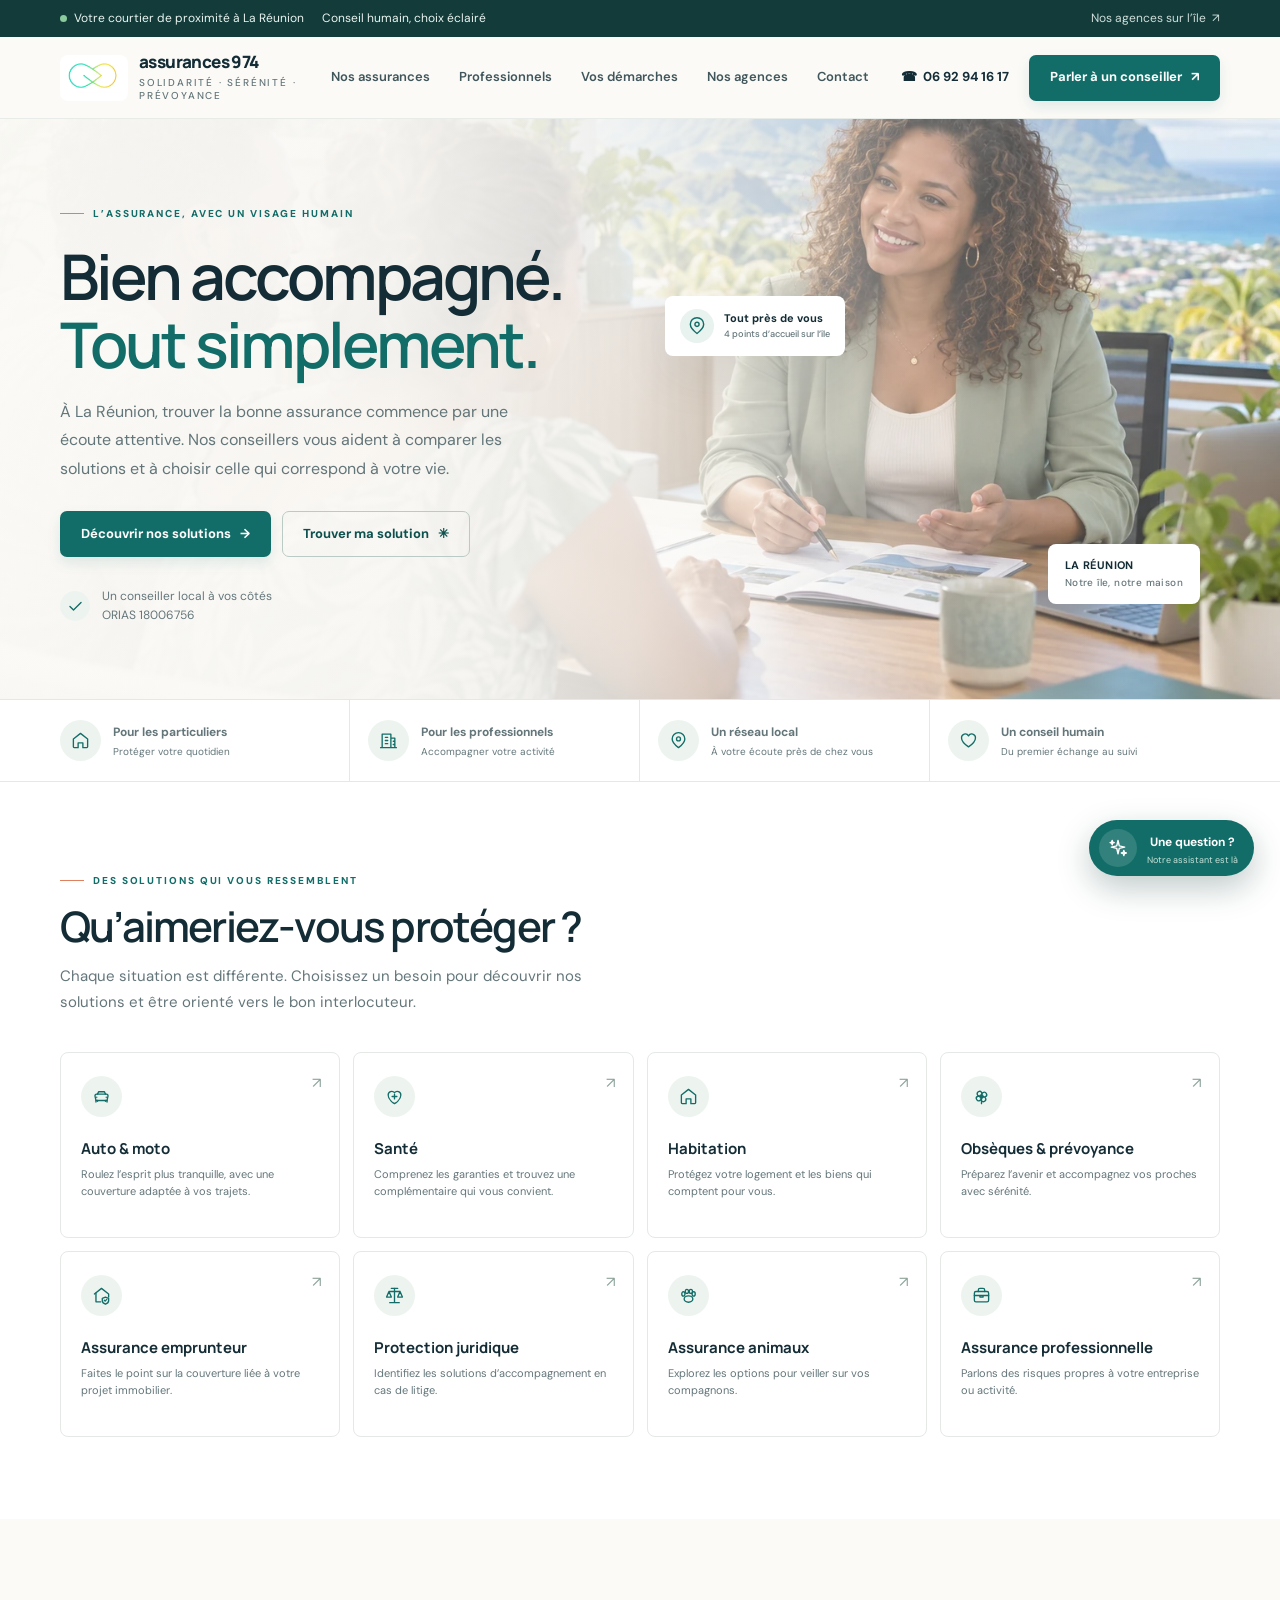
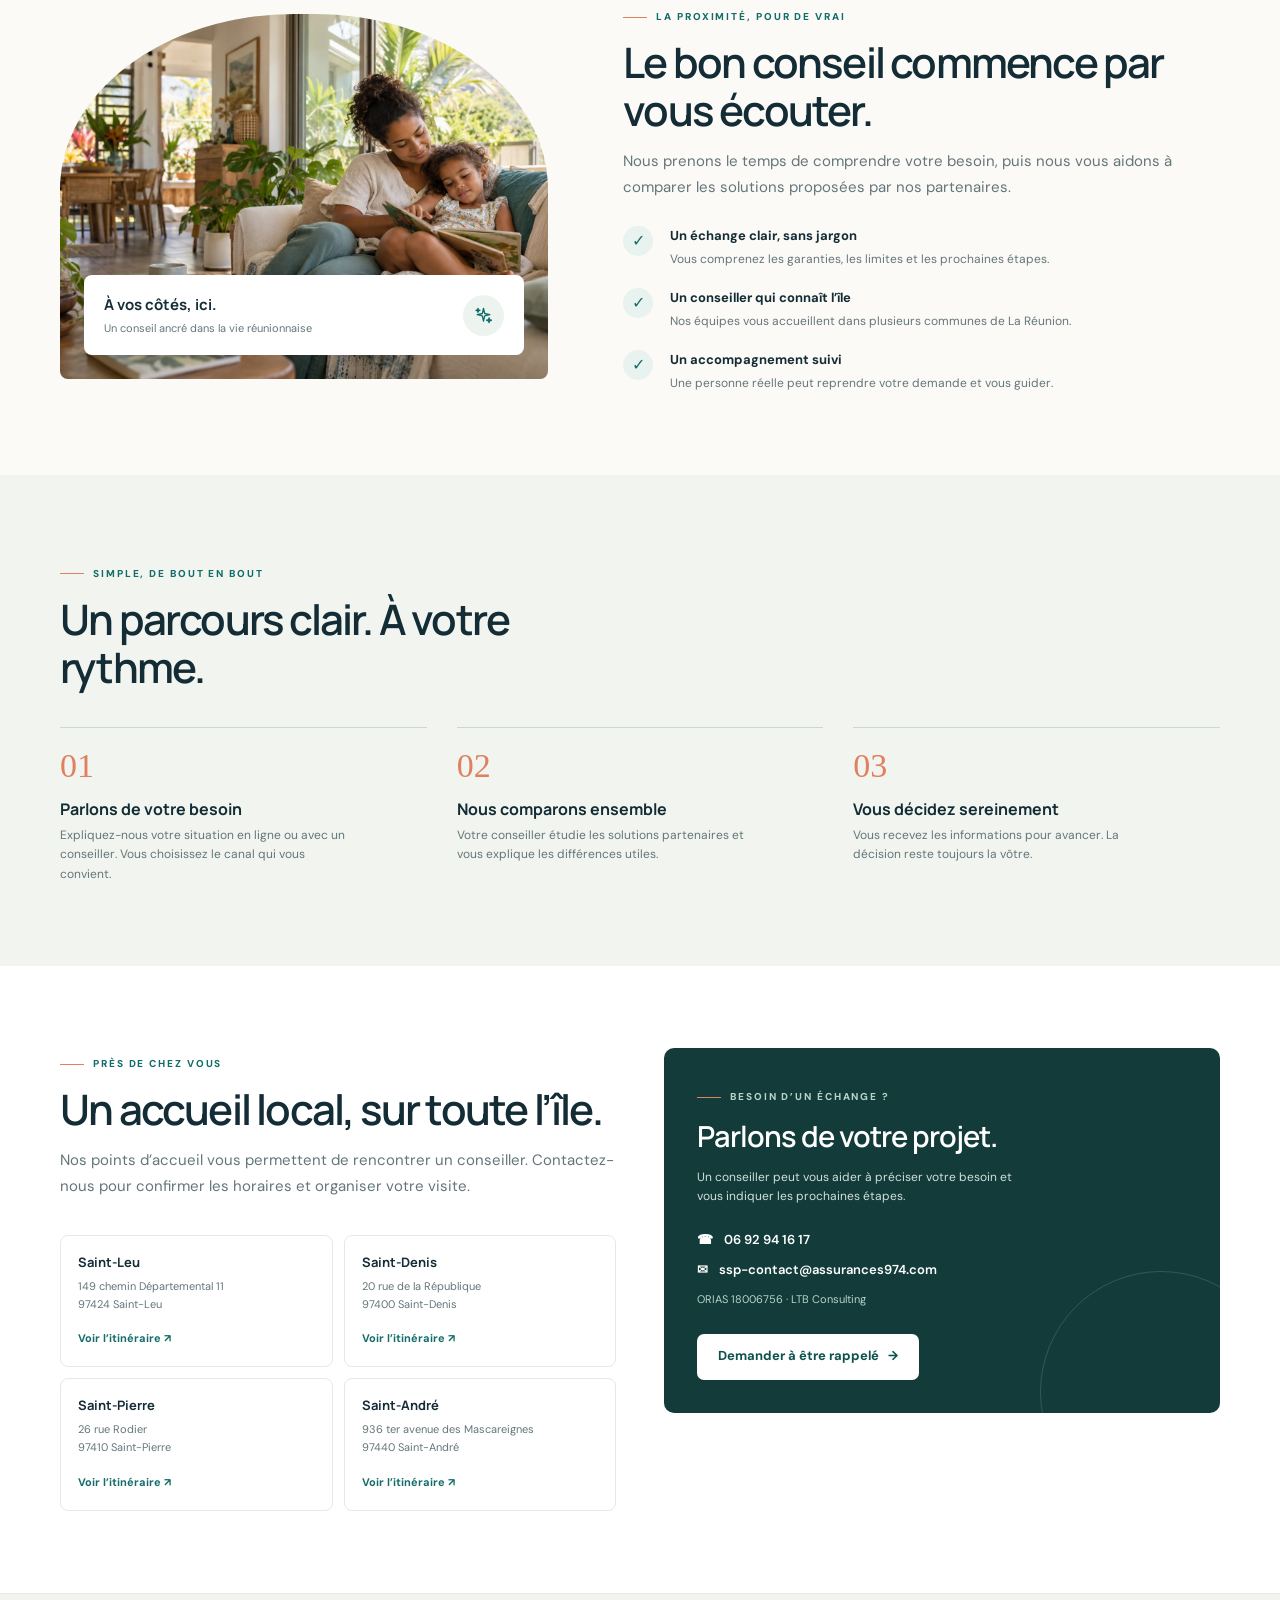
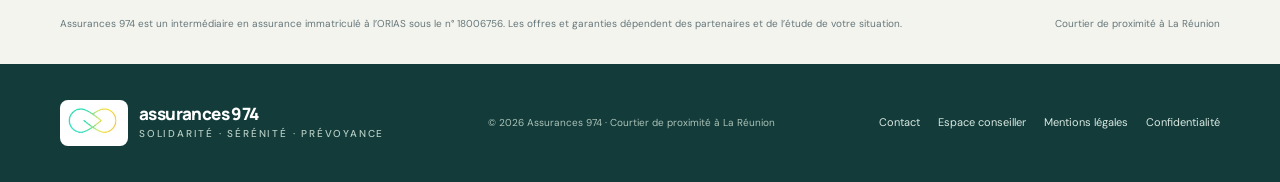
<file: index.html>
<!doctype html>
<html lang="fr">
<head>
  <meta charset="utf-8">
  <meta name="viewport" content="width=device-width, initial-scale=1">
  <meta name="theme-color" content="#fbfaf7">
  <meta name="description" content="Votre courtier de proximité à La Réunion. Trouvez une assurance adaptée avec Assurances 974.">
  <title>Assurances 974 — Bien accompagné, tout simplement</title>
  <link rel="stylesheet" href="site.css">
</head>
<body>
  <div class="welcome-loader" id="welcomeLoader" role="status" aria-live="polite">
    <div class="welcome-loader-card">
      <span class="welcome-loader-logo"><img src="assets/logo-assurances974.png" alt="Logo Assurances 974"></span>
      <p class="welcome-loader-kicker">ASSURANCES 974</p>
      <p class="welcome-loader-message">Bienvenue, nous sommes heureux de vous accueillir.</p>
      <span class="welcome-loader-progress" aria-hidden="true"><i></i></span>
    </div>
  </div>
  <div class="topline"><div class="wrap"><div class="top-left"><span><i class="status-dot"></i>Votre courtier de proximité à La Réunion</span><span>Conseil humain, choix éclairé</span></div><a href="#agences">Nos agences sur l’île&nbsp; ↗</a></div></div>
  <header class="navbar"><div class="wrap nav-inner">
    <a href="#accueil" class="brand" aria-label="Assurances 974, accueil"><span class="brand-mark"><img src="assets/logo-assurances974.png" alt="Logo Assurances 974"></span><span class="brand-name">assurances 974<small>Solidarité · Sérénité · Prévoyance</small></span></a>
    <nav class="navlinks" id="navlinks" aria-label="Navigation principale"><a href="assurances.html">Nos assurances</a><a href="professionnels.html">Professionnels</a><a href="demarches.html">Vos démarches</a><a href="agences.html">Nos agences</a><a href="contact.html">Contact</a></nav>
    <div class="nav-actions"><a class="phone-link" href="tel:+262692941617">☎ &nbsp;06 92 94 16 17</a><a class="btn btn-primary" href="#contact">Parler à un conseiller <span>↗</span></a><button class="menu-toggle" id="menuToggle" aria-label="Ouvrir le menu" aria-expanded="false"><svg width="23" height="23" viewBox="0 0 24 24" fill="none" stroke="currentColor" stroke-width="1.8"><path d="M4 7h16M4 12h16M4 17h16"/></svg></button></div>
  </div></header>
  <main>
    <section class="hero" id="accueil"><div class="hero-video" aria-hidden="true"><div class="hero-photo hero-photo--first"></div><div class="hero-video-player"><video class="hero-video-clip is-active" autoplay muted loop playsinline preload="metadata" src="https://res.cloudinary.com/dcmnototc/video/upload/v1791439832/Happy_family_copyright_free_video_Stock_video_stockfootage_istock_video_se08pp.mp4"></video><video class="hero-video-clip" muted loop playsinline preload="metadata" src="https://res.cloudinary.com/dcmnototc/video/upload/v1791439822/No_Copyright_Attorney_Law_Judge_Lawyer_Barrister_Royalty_Free_Stock_Footage_hjeblw.mp4"></video></div></div><div class="hero-video-shade" aria-hidden="true"></div><div class="wrap hero-grid"><div>
      <div class="eyebrow">L’assurance, avec un visage humain</div><h1>Bien accompagné.<br><em>Tout simplement.</em></h1>
      <p class="hero-copy">À La Réunion, trouver la bonne assurance commence par une écoute attentive. Nos conseillers vous aident à comparer les solutions et à choisir celle qui correspond à votre vie.</p>
      <div class="hero-actions"><a class="btn btn-primary" href="#solutions">Découvrir nos solutions <span>→</span></a><button class="btn btn-outline" data-open-chat data-chat-action="find">Trouver ma solution <span>✳</span></button></div>
      <div class="trust-note"><span class="quick-icon" style="width:30px;height:30px;flex-basis:30px">✓</span><span>Un conseiller local à vos côtés<br>ORIAS 18006756</span></div>
    </div><div class="hero-art" aria-label="La Réunion, un accompagnement local"><div class="float-card"><span class="float-icon">⌖</span><span>Tout près de vous<small>4 points d’accueil sur l’île</small></span></div><div class="art-label">LA RÉUNION <span>Notre île, notre maison</span></div></div></div></section>
    <div class="quick-bar"><div class="wrap quick-inner"><a class="quick-item" href="#solutions"><span class="quick-icon">⌂</span><span><b>Pour les particuliers</b><span>Protéger votre quotidien</span></span></a><a class="quick-item" href="professionnels.html"><span class="quick-icon">▤</span><span><b>Pour les professionnels</b><span>Accompagner votre activité</span></span></a><a class="quick-item" href="#agences"><span class="quick-icon">⌖</span><span><b>Un réseau local</b><span>À votre écoute près de chez vous</span></span></a><a class="quick-item" href="#contact"><span class="quick-icon">♡</span><span><b>Un conseil humain</b><span>Du premier échange au suivi</span></span></a></div></div>
    <section class="section products" id="solutions"><div class="wrap"><div class="section-head"><div class="eyebrow">Des solutions qui vous ressemblent</div><h2>Qu’aimeriez-vous protéger ?</h2><p>Chaque situation est différente. Choisissez un besoin pour découvrir nos solutions et être orienté vers le bon interlocuteur.</p></div><div class="product-grid">
      <a class="product" href="assurances.html#auto" data-product="Auto & moto"><span class="product-arrow">↗</span><span class="quick-icon">⌁</span><h3>Auto & moto</h3><p>Roulez l’esprit plus tranquille, avec une couverture adaptée à vos trajets.</p></a>
      <a class="product" href="assurances.html#sante" data-product="Santé"><span class="product-arrow">↗</span><span class="quick-icon">＋</span><h3>Santé</h3><p>Comprenez les garanties et trouvez une complémentaire qui vous convient.</p></a>
      <a class="product" href="assurances.html#habitation" data-product="Habitation"><span class="product-arrow">↗</span><span class="quick-icon">⌂</span><h3>Habitation</h3><p>Protégez votre logement et les biens qui comptent pour vous.</p></a>
      <a class="product" href="assurances.html#prevoyance" data-product="Obsèques & prévoyance"><span class="product-arrow">↗</span><span class="quick-icon">✿</span><h3>Obsèques & prévoyance</h3><p>Préparez l’avenir et accompagnez vos proches avec sérénité.</p></a>
      <a class="product" href="assurances.html#emprunteur" data-product="Assurance emprunteur"><span class="product-arrow">↗</span><span class="quick-icon">⌑</span><h3>Assurance emprunteur</h3><p>Faites le point sur la couverture liée à votre projet immobilier.</p></a>
      <a class="product" href="assurances.html#juridique" data-product="Protection juridique"><span class="product-arrow">↗</span><span class="quick-icon">⚖</span><h3>Protection juridique</h3><p>Identifiez les solutions d’accompagnement en cas de litige.</p></a>
      <a class="product" href="assurances.html#animaux" data-product="Assurance animaux"><span class="product-arrow">↗</span><span class="quick-icon">♧</span><h3>Assurance animaux</h3><p>Explorez les options pour veiller sur vos compagnons.</p></a>
      <a class="product" href="professionnels.html" data-product="Assurance professionnelle"><span class="product-arrow">↗</span><span class="quick-icon">▥</span><h3>Assurance professionnelle</h3><p>Parlons des risques propres à votre entreprise ou activité.</p></a>
    </div></div></section>
    <section class="section" id="accompagnement"><div class="wrap split"><div class="why-visual"><img src="assets/famille-maison.webp" alt="Une mère et sa fille dans leur maison réunionnaise" style="position:absolute;width:100%;height:100%;object-fit:cover;inset:0"><div class="why-card"><div><strong>À vos côtés, ici.</strong><small>Un conseil ancré dans la vie réunionnaise</small></div><span class="quick-icon">✳</span></div></div><div><div class="eyebrow">La proximité, pour de vrai</div><div class="section-head" style="margin-bottom:0"><h2>Le bon conseil commence par vous écouter.</h2><p>Nous prenons le temps de comprendre votre besoin, puis nous vous aidons à comparer les solutions proposées par nos partenaires.</p></div><ul class="why-list"><li><span class="check">✓</span><div><b>Un échange clair, sans jargon</b><span>Vous comprenez les garanties, les limites et les prochaines étapes.</span></div></li><li><span class="check">✓</span><div><b>Un conseiller qui connaît l’île</b><span>Nos équipes vous accueillent dans plusieurs communes de La Réunion.</span></div></li><li><span class="check">✓</span><div><b>Un accompagnement suivi</b><span>Une personne réelle peut reprendre votre demande et vous guider.</span></div></li></ul></div></div></section>
    <section class="section steps"><div class="wrap"><div class="section-head"><div class="eyebrow">Simple, de bout en bout</div><h2>Un parcours clair. À votre rythme.</h2></div><div class="steps-grid"><div class="step"><span class="step-num">01</span><h3>Parlons de votre besoin</h3><p>Expliquez-nous votre situation en ligne ou avec un conseiller. Vous choisissez le canal qui vous convient.</p></div><div class="step"><span class="step-num">02</span><h3>Nous comparons ensemble</h3><p>Votre conseiller étudie les solutions partenaires et vous explique les différences utiles.</p></div><div class="step"><span class="step-num">03</span><h3>Vous décidez sereinement</h3><p>Vous recevez les informations pour avancer. La décision reste toujours la vôtre.</p></div></div></div></section>
    <section class="section agency" id="agences"><div class="wrap agency-grid"><div><div class="section-head"><div class="eyebrow">Près de chez vous</div><h2>Un accueil local, sur toute l’île.</h2><p>Nos points d’accueil vous permettent de rencontrer un conseiller. Contactez-nous pour confirmer les horaires et organiser votre visite.</p></div><div class="agency-list"><div class="agency-card"><b>Saint-Leu</b><p>149 chemin Départemental 11<br>97424 Saint-Leu</p><a href="https://maps.google.com/?q=149+Chemin+Departemental+11+Saint-Leu+Reunion" target="_blank" rel="noreferrer">Voir l’itinéraire ↗</a></div><div class="agency-card"><b>Saint-Denis</b><p>20 rue de la République<br>97400 Saint-Denis</p><a href="https://maps.google.com/?q=20+Rue+de+la+Republique+Saint-Denis+Reunion" target="_blank" rel="noreferrer">Voir l’itinéraire ↗</a></div><div class="agency-card"><b>Saint-Pierre</b><p>26 rue Rodier<br>97410 Saint-Pierre</p><a href="https://maps.google.com/?q=26+Rue+Rodier+Saint-Pierre+Reunion" target="_blank" rel="noreferrer">Voir l’itinéraire ↗</a></div><div class="agency-card"><b>Saint-André</b><p>936 ter avenue des Mascareignes<br>97440 Saint-André</p><a href="https://maps.google.com/?q=936+Avenue+des+Mascareignes+Saint-Andre+Reunion" target="_blank" rel="noreferrer">Voir l’itinéraire ↗</a></div></div></div><aside class="contact-card" id="contact"><div class="eyebrow">Besoin d’un échange ?</div><h2>Parlons de votre projet.</h2><p>Un conseiller peut vous aider à préciser votre besoin et vous indiquer les prochaines étapes.</p><div class="contact-links"><a href="tel:+262692941617"><span>☎</span> 06 92 94 16 17</a><a href="mailto:ssp-contact@assurances974.com"><span>✉</span> ssp-contact@assurances974.com</a><span style="font-size:11px;color:#b6d5c8">ORIAS 18006756 · LTB Consulting</span></div><button type="button" class="btn btn-white" data-open-chat data-chat-action="lead">Demander à être rappelé <span>→</span></button></aside></div></section>
    <div class="legal-band"><div class="wrap"><p>Assurances 974 est un intermédiaire en assurance immatriculé à l’ORIAS sous le n° 18006756. Les offres et garanties dépendent des partenaires et de l’étude de votre situation.</p><span>Courtier de proximité à La Réunion</span></div></div>
  </main>
  <footer class="footer"><div class="wrap footer-inner"><a class="brand" href="#accueil"><span class="brand-mark"><img src="assets/logo-assurances974.png" alt=""></span><span class="brand-name">assurances 974<small>Solidarité · Sérénité · Prévoyance</small></span></a><p>© <span id="year"></span> Assurances 974 · Courtier de proximité à La Réunion</p><div class="footer-links"><a href="contact.html">Contact</a><a href="crm.html">Espace conseiller</a><a href="https://www.assurances974.com/copie-de-qui-sommes-nous">Mentions légales</a><a href="https://www.assurances974.com/copie-de-qui-sommes-nous">Confidentialité</a></div></div></footer>
  <button class="assistant-launch" id="assistantLaunch" aria-label="Ouvrir l’assistant Assurances 974"><span class="bot-badge">✳</span><span><b>Une question ?</b><small>Notre assistant est là</small></span></button>
  <section class="chat-panel" id="chatPanel" aria-label="Assistant Assurances 974" aria-hidden="true"><header class="chat-head"><div class="chat-brand"><span class="bot-badge">✳</span><span><b>Assistant Assurances 974</b><small>Assistant virtuel · en ligne</small></span></div><button class="chat-close" id="chatClose" aria-label="Fermer l’assistant">✕</button></header><div class="chat-body" id="chatBody" aria-live="polite"></div><form class="chat-form" id="chatForm"><input id="chatInput" type="text" placeholder="Écrivez votre question…" aria-label="Votre question" autocomplete="off"><button aria-label="Envoyer"><svg width="18" height="18" viewBox="0 0 24 24" fill="none" stroke="currentColor" stroke-width="2"><path d="m22 2-7 20-4-9-9-4Z"/><path d="M22 2 11 13"/></svg></button></form><div class="chat-disclaimer">Assistant virtuel · Pour un conseil adapté, échangez avec un conseiller.</div></section>
  <script src="chatbot.js"></script><script src="app.js?v=20261008-2"></script><script src="hero-video.js"></script>
</body>
</html>
</file>
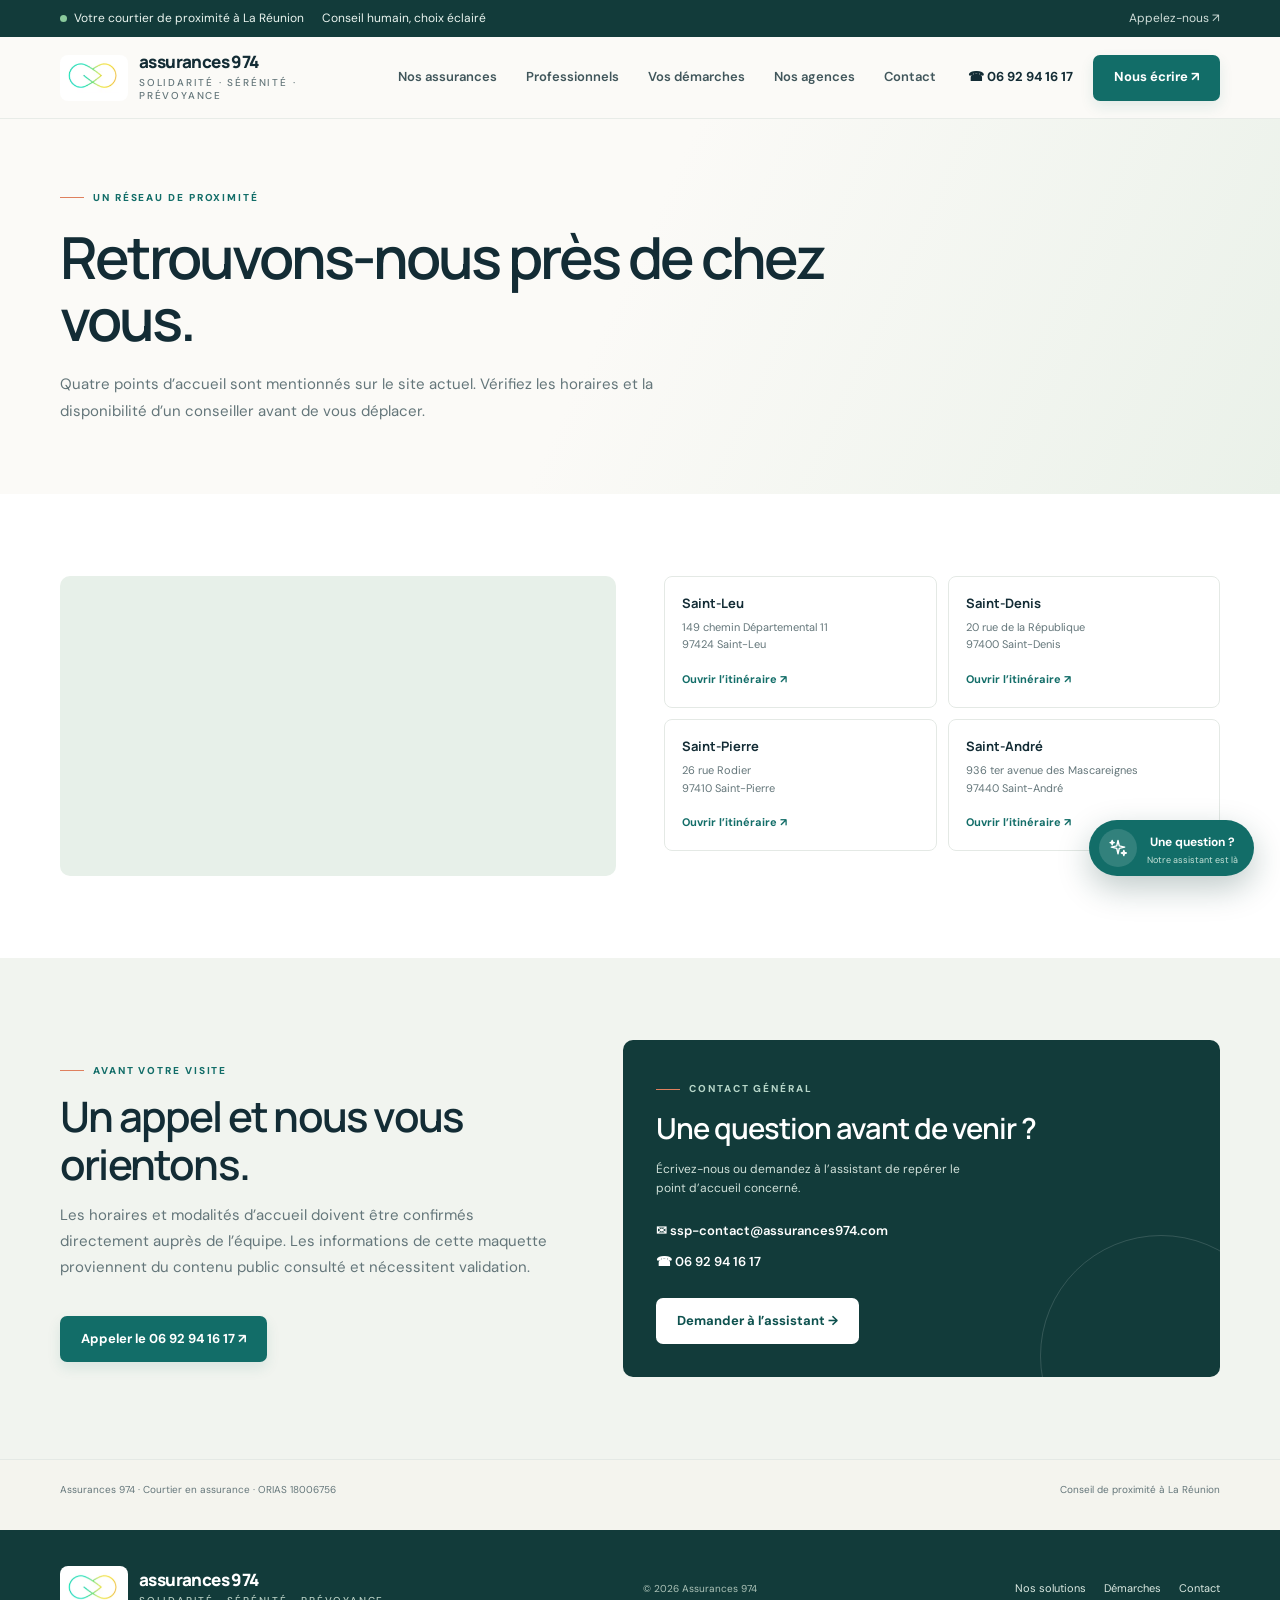
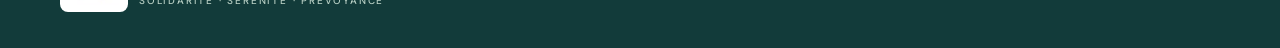
<file: agences.html>
<!doctype html><html lang="fr"><head><meta charset="utf-8"><meta name="viewport" content="width=device-width, initial-scale=1"><meta name="description" content="Retrouvez les points d’accueil Assurances 974 à Saint-Leu, Saint-Denis, Saint-Pierre et Saint-André."><title>Nos agences — Assurances 974</title><link rel="stylesheet" href="site.css"></head><body>
<div class="topline"><div class="wrap"><div class="top-left"><span><i class="status-dot"></i>Votre courtier de proximité à La Réunion</span><span>Conseil humain, choix éclairé</span></div><a href="tel:+262692941617">Appelez-nous ↗</a></div></div><header class="navbar"><div class="wrap nav-inner"><a href="index.html" class="brand"><span class="brand-mark"><img src="assets/logo-assurances974.png" alt="Logo Assurances 974"></span><span class="brand-name">assurances 974<small>Solidarité · Sérénité · Prévoyance</small></span></a><nav class="navlinks" id="navlinks"><a href="assurances.html">Nos assurances</a><a href="professionnels.html">Professionnels</a><a href="demarches.html">Vos démarches</a><a href="agences.html">Nos agences</a><a href="contact.html">Contact</a></nav><div class="nav-actions"><a class="phone-link" href="tel:+262692941617">☎ 06 92 94 16 17</a><a class="btn btn-primary" href="contact.html">Nous écrire ↗</a><button class="menu-toggle" id="menuToggle" aria-label="Menu" aria-expanded="false">☰</button></div></div></header>
<main><section class="inner-hero"><div class="wrap"><div class="eyebrow">Un réseau de proximité</div><h1>Retrouvons-nous près de chez vous.</h1><p>Quatre points d’accueil sont mentionnés sur le site actuel. Vérifiez les horaires et la disponibilité d’un conseiller avant de vous déplacer.</p></div></section><section class="section agency"><div class="wrap agency-grid"><iframe class="agency-map-embed" title="Carte OpenStreetMap de La Réunion, sans marqueurs d’agences" src="https://www.openstreetmap.org/export/embed.html?bbox=55.10%2C-21.48%2C55.98%2C-20.78&amp;layer=mapnik" loading="lazy" allowfullscreen></iframe><div class="agency-list"><div class="agency-card"><b>Saint-Leu</b><p>149 chemin Départemental 11<br>97424 Saint-Leu</p><a target="_blank" rel="noreferrer" href="https://maps.google.com/?q=149+Chemin+Departemental+11+Saint-Leu+Reunion">Ouvrir l’itinéraire ↗</a></div><div class="agency-card"><b>Saint-Denis</b><p>20 rue de la République<br>97400 Saint-Denis</p><a target="_blank" rel="noreferrer" href="https://maps.google.com/?q=20+Rue+de+la+Republique+Saint-Denis+Reunion">Ouvrir l’itinéraire ↗</a></div><div class="agency-card"><b>Saint-Pierre</b><p>26 rue Rodier<br>97410 Saint-Pierre</p><a target="_blank" rel="noreferrer" href="https://maps.google.com/?q=26+Rue+Rodier+Saint-Pierre+Reunion">Ouvrir l’itinéraire ↗</a></div><div class="agency-card"><b>Saint-André</b><p>936 ter avenue des Mascareignes<br>97440 Saint-André</p><a target="_blank" rel="noreferrer" href="https://maps.google.com/?q=936+Avenue+des+Mascareignes+Saint-Andre+Reunion">Ouvrir l’itinéraire ↗</a></div></div></div></section><section class="section steps"><div class="wrap split"><div><div class="eyebrow">Avant votre visite</div><div class="section-head"><h2>Un appel et nous vous orientons.</h2><p>Les horaires et modalités d’accueil doivent être confirmés directement auprès de l’équipe. Les informations de cette maquette proviennent du contenu public consulté et nécessitent validation.</p></div><a class="btn btn-primary" href="tel:+262692941617">Appeler le 06 92 94 16 17 ↗</a></div><div class="contact-card"><div class="eyebrow">Contact général</div><h2>Une question avant de venir ?</h2><p>Écrivez-nous ou demandez à l’assistant de repérer le point d’accueil concerné.</p><div class="contact-links"><a href="mailto:ssp-contact@assurances974.com">✉ ssp-contact@assurances974.com</a><a href="tel:+262692941617">☎ 06 92 94 16 17</a></div><button class="btn btn-white" data-open-chat>Demander à l’assistant →</button></div></div></section></main>
<div class="legal-band"><div class="wrap"><p>Assurances 974 · Courtier en assurance · ORIAS 18006756</p><span>Conseil de proximité à La Réunion</span></div></div><footer class="footer"><div class="wrap footer-inner"><a class="brand" href="index.html"><span class="brand-mark"><img src="assets/logo-assurances974.png" alt=""></span><span class="brand-name">assurances 974<small>Solidarité · Sérénité · Prévoyance</small></span></a><p>© <span id="year"></span> Assurances 974</p><div class="footer-links"><a href="assurances.html">Nos solutions</a><a href="demarches.html">Démarches</a><a href="contact.html">Contact</a></div></div></footer>
<button class="assistant-launch" id="assistantLaunch"><span class="bot-badge">✳</span><span><b>Une question ?</b><small>Notre assistant est là</small></span></button><section class="chat-panel" id="chatPanel" aria-label="Assistant Assurances 974" aria-hidden="true"><header class="chat-head"><div class="chat-brand"><span class="bot-badge">✳</span><span><b>Assistant Assurances 974</b><small>Assistant virtuel · en ligne</small></span></div><button class="chat-close" id="chatClose" aria-label="Fermer">✕</button></header><div class="chat-body" id="chatBody" aria-live="polite"></div><form class="chat-form" id="chatForm"><input id="chatInput" type="text" placeholder="Écrivez votre question…" aria-label="Votre question"><button aria-label="Envoyer">➤</button></form><div class="chat-disclaimer">Assistant virtuel · Pour un conseil adapté, échangez avec un conseiller.</div></section><script src="chatbot.js"></script><script src="app.js?v=20261008-2"></script></body></html>
</file>
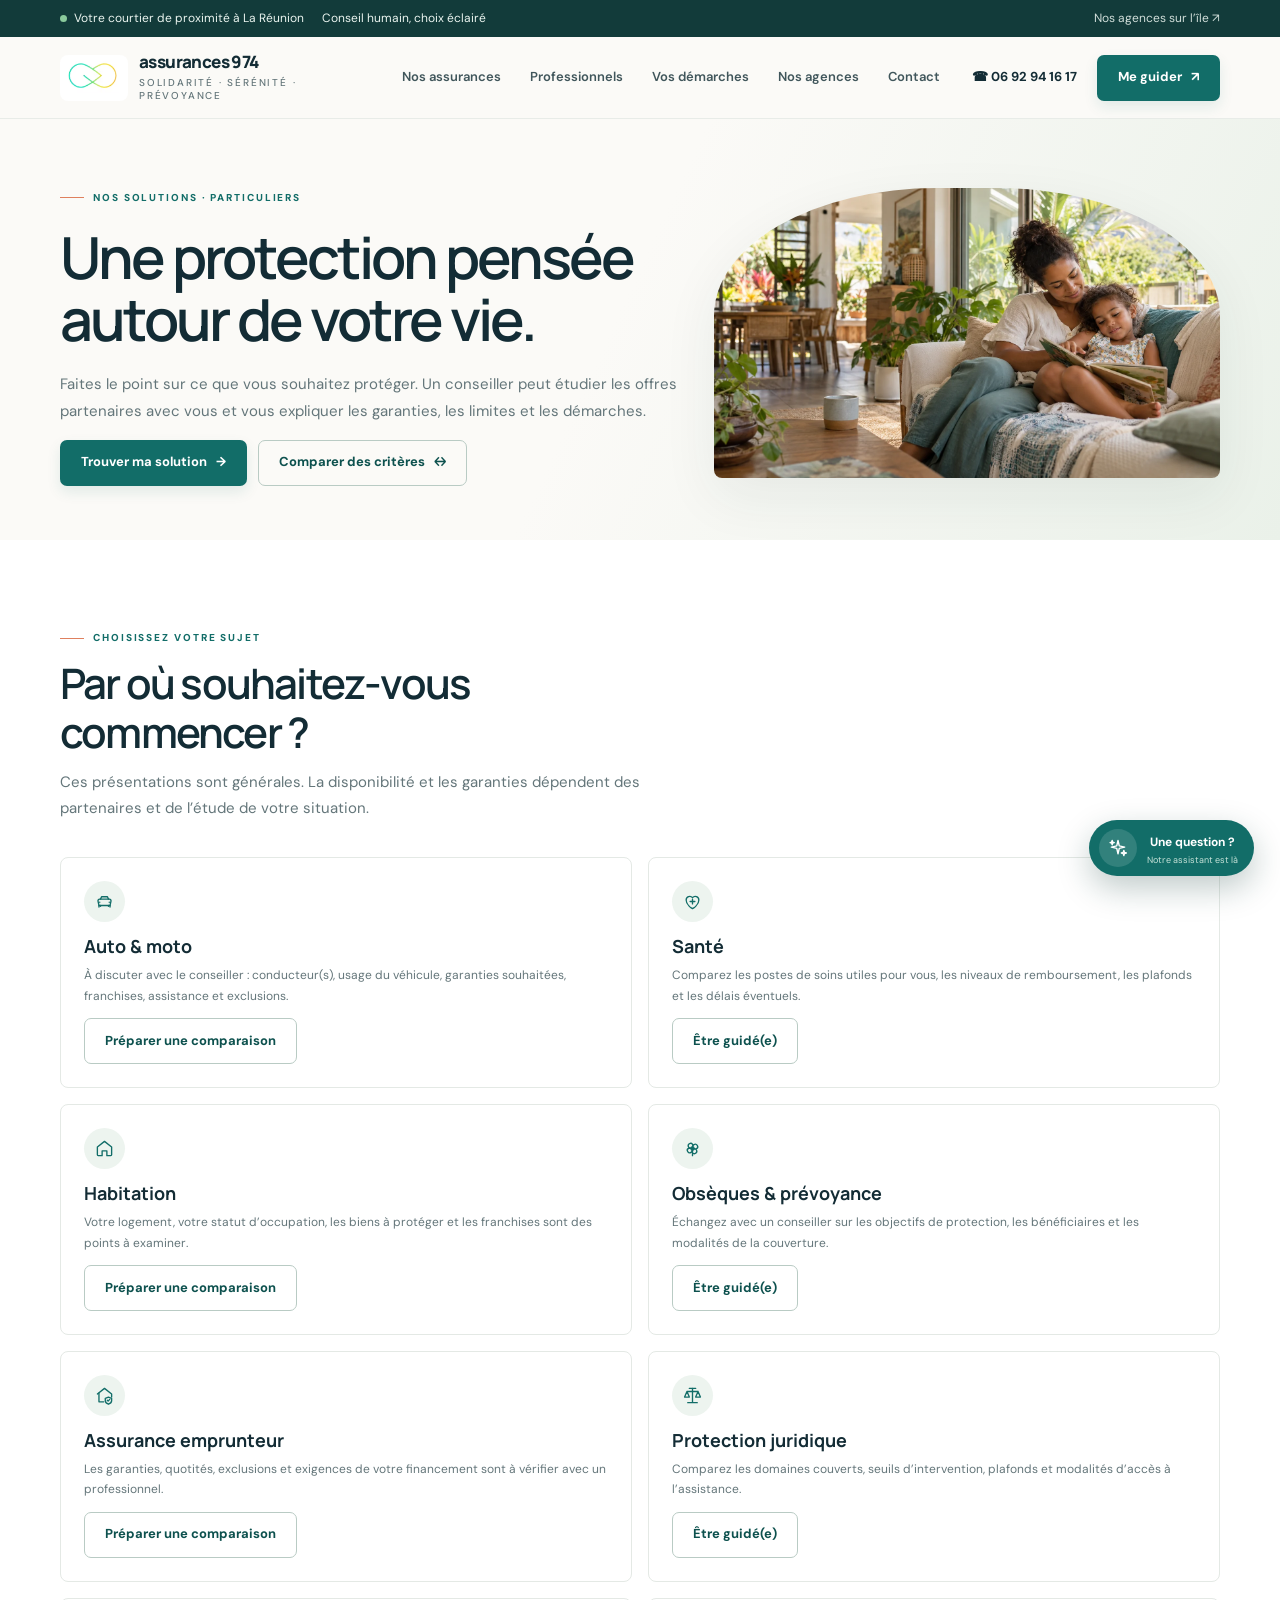
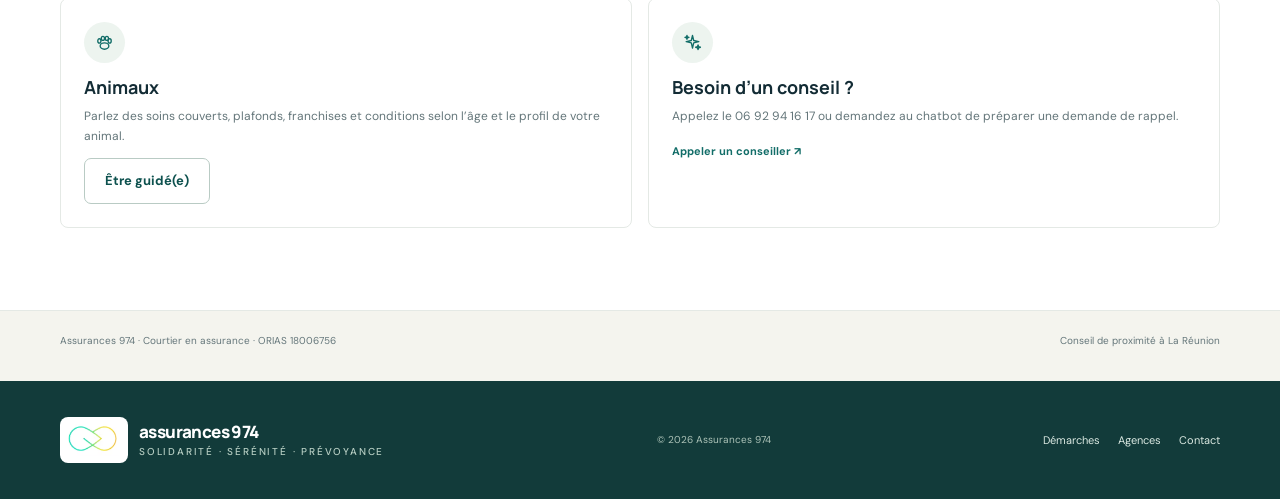
<file: assurances.html>
<!doctype html><html lang="fr"><head><meta charset="utf-8"><meta name="viewport" content="width=device-width, initial-scale=1"><meta name="description" content="Découvrez les solutions d’assurance proposées aux particuliers par Assurances 974."><title>Nos assurances — Assurances 974</title><link rel="stylesheet" href="site.css"></head><body>
<div class="topline"><div class="wrap"><div class="top-left"><span><i class="status-dot"></i>Votre courtier de proximité à La Réunion</span><span>Conseil humain, choix éclairé</span></div><a href="agences.html">Nos agences sur l’île ↗</a></div></div>
<header class="navbar"><div class="wrap nav-inner"><a href="index.html" class="brand"><span class="brand-mark"><img src="assets/logo-assurances974.png" alt="Logo Assurances 974"></span><span class="brand-name">assurances 974<small>Solidarité · Sérénité · Prévoyance</small></span></a><nav class="navlinks" id="navlinks"><a href="assurances.html">Nos assurances</a><a href="professionnels.html">Professionnels</a><a href="demarches.html">Vos démarches</a><a href="agences.html">Nos agences</a><a href="contact.html">Contact</a></nav><div class="nav-actions"><a class="phone-link" href="tel:+262692941617">☎ 06 92 94 16 17</a><button class="btn btn-primary" data-open-find>Me guider <span>↗</span></button><button class="menu-toggle" id="menuToggle" aria-label="Menu" aria-expanded="false">☰</button></div></div></header>
<main><section class="inner-hero"><div class="wrap inner-hero-grid"><div><div class="eyebrow">Nos solutions · Particuliers</div><h1>Une protection pensée autour de votre vie.</h1><p>Faites le point sur ce que vous souhaitez protéger. Un conseiller peut étudier les offres partenaires avec vous et vous expliquer les garanties, les limites et les démarches.</p><div class="hero-actions"><button class="btn btn-primary" data-open-find>Trouver ma solution <span>→</span></button><button class="btn btn-outline" data-open-compare>Comparer des critères <span>↔</span></button></div></div><img class="inner-hero-img" src="assets/famille-maison.webp" alt="Une mère et son enfant dans leur maison à La Réunion"></div></section>
<section class="section products"><div class="wrap"><div class="section-head"><div class="eyebrow">Choisissez votre sujet</div><h2>Par où souhaitez-vous commencer ?</h2><p>Ces présentations sont générales. La disponibilité et les garanties dépendent des partenaires et de l’étude de votre situation.</p></div><div class="detail-list">
<article class="detail-card" id="auto"><span class="quick-icon">⌁</span><h3>Auto & moto</h3><p>À discuter avec le conseiller : conducteur(s), usage du véhicule, garanties souhaitées, franchises, assistance et exclusions.</p><button class="btn btn-outline" data-open-compare>Préparer une comparaison</button></article>
<article class="detail-card" id="sante"><span class="quick-icon">＋</span><h3>Santé</h3><p>Comparez les postes de soins utiles pour vous, les niveaux de remboursement, les plafonds et les délais éventuels.</p><button class="btn btn-outline" data-open-find>Être guidé(e)</button></article>
<article class="detail-card" id="habitation"><span class="quick-icon">⌂</span><h3>Habitation</h3><p>Votre logement, votre statut d’occupation, les biens à protéger et les franchises sont des points à examiner.</p><button class="btn btn-outline" data-open-compare>Préparer une comparaison</button></article>
<article class="detail-card" id="prevoyance"><span class="quick-icon">✿</span><h3>Obsèques & prévoyance</h3><p>Échangez avec un conseiller sur les objectifs de protection, les bénéficiaires et les modalités de la couverture.</p><button class="btn btn-outline" data-open-find>Être guidé(e)</button></article>
<article class="detail-card" id="emprunteur"><span class="quick-icon">⌑</span><h3>Assurance emprunteur</h3><p>Les garanties, quotités, exclusions et exigences de votre financement sont à vérifier avec un professionnel.</p><button class="btn btn-outline" data-open-compare>Préparer une comparaison</button></article>
<article class="detail-card" id="juridique"><span class="quick-icon">⚖</span><h3>Protection juridique</h3><p>Comparez les domaines couverts, seuils d’intervention, plafonds et modalités d’accès à l’assistance.</p><button class="btn btn-outline" data-open-find>Être guidé(e)</button></article>
<article class="detail-card" id="animaux"><span class="quick-icon">♧</span><h3>Animaux</h3><p>Parlez des soins couverts, plafonds, franchises et conditions selon l’âge et le profil de votre animal.</p><button class="btn btn-outline" data-open-find>Être guidé(e)</button></article>
<article class="detail-card" id="contact"><span class="quick-icon">✳</span><h3>Besoin d’un conseil ?</h3><p>Appelez le 06 92 94 16 17 ou demandez au chatbot de préparer une demande de rappel.</p><a href="tel:+262692941617">Appeler un conseiller ↗</a></article>
</div></div></section></main>
<div class="legal-band"><div class="wrap"><p>Assurances 974 · Courtier en assurance · ORIAS 18006756</p><span>Conseil de proximité à La Réunion</span></div></div><footer class="footer"><div class="wrap footer-inner"><a class="brand" href="index.html"><span class="brand-mark"><img src="assets/logo-assurances974.png" alt=""></span><span class="brand-name">assurances 974<small>Solidarité · Sérénité · Prévoyance</small></span></a><p>© <span id="year"></span> Assurances 974</p><div class="footer-links"><a href="demarches.html">Démarches</a><a href="agences.html">Agences</a><a href="contact.html">Contact</a></div></div></footer>
<button class="assistant-launch" id="assistantLaunch"><span class="bot-badge">✳</span><span><b>Une question ?</b><small>Notre assistant est là</small></span></button><section class="chat-panel" id="chatPanel" aria-label="Assistant Assurances 974" aria-hidden="true"><header class="chat-head"><div class="chat-brand"><span class="bot-badge">✳</span><span><b>Assistant Assurances 974</b><small>Assistant virtuel · en ligne</small></span></div><button class="chat-close" id="chatClose" aria-label="Fermer">✕</button></header><div class="chat-body" id="chatBody" aria-live="polite"></div><form class="chat-form" id="chatForm"><input id="chatInput" type="text" placeholder="Écrivez votre question…" aria-label="Votre question"><button aria-label="Envoyer">➤</button></form><div class="chat-disclaimer">Assistant virtuel · Pour un conseil adapté, échangez avec un conseiller.</div></section><script src="chatbot.js"></script><script src="app.js?v=20261008-2"></script></body></html>
</file>
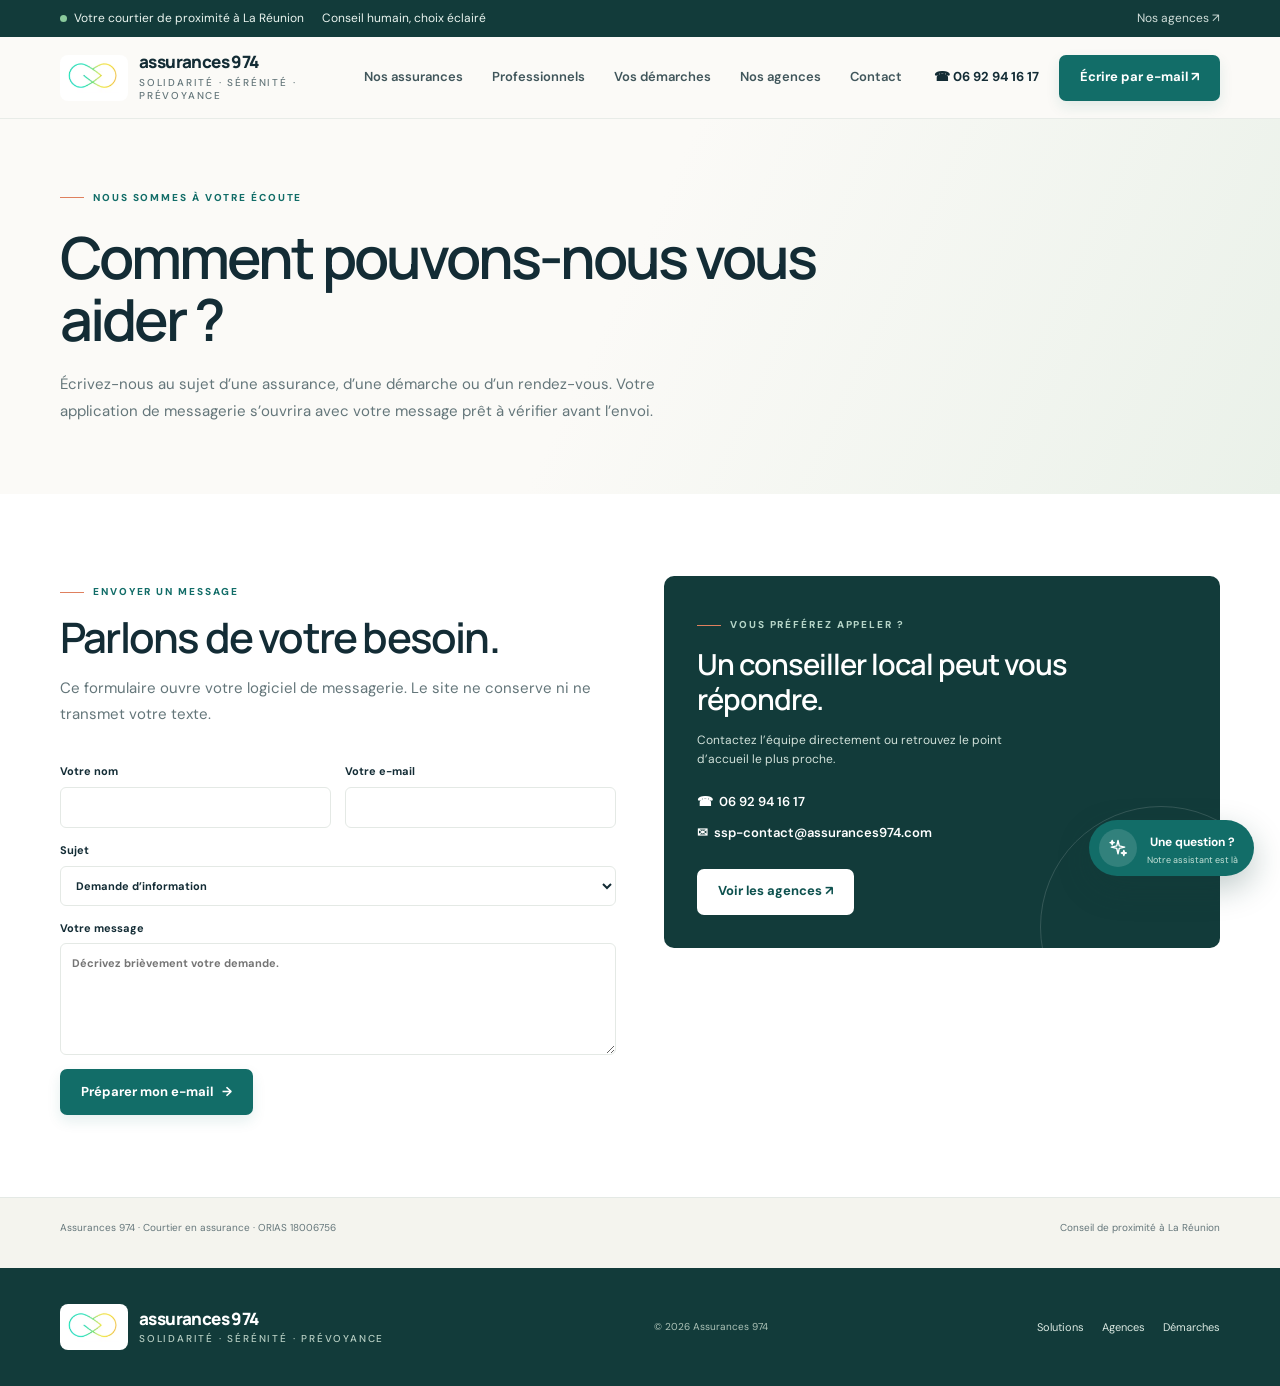
<file: contact.html>
<!doctype html><html lang="fr"><head><meta charset="utf-8"><meta name="viewport" content="width=device-width, initial-scale=1"><meta name="description" content="Contactez l’équipe Assurances 974 à La Réunion."><title>Nous écrire — Assurances 974</title><link rel="stylesheet" href="site.css"></head><body>
<div class="topline"><div class="wrap"><div class="top-left"><span><i class="status-dot"></i>Votre courtier de proximité à La Réunion</span><span>Conseil humain, choix éclairé</span></div><a href="agences.html">Nos agences ↗</a></div></div>
<header class="navbar"><div class="wrap nav-inner"><a href="index.html" class="brand"><span class="brand-mark"><img src="assets/logo-assurances974.png" alt="Logo Assurances 974"></span><span class="brand-name">assurances 974<small>Solidarité · Sérénité · Prévoyance</small></span></a><nav class="navlinks" id="navlinks"><a href="assurances.html">Nos assurances</a><a href="professionnels.html">Professionnels</a><a href="demarches.html">Vos démarches</a><a href="agences.html">Nos agences</a><a href="contact.html">Contact</a></nav><div class="nav-actions"><a class="phone-link" href="tel:+262692941617">☎ 06 92 94 16 17</a><a class="btn btn-primary" href="mailto:ssp-contact@assurances974.com">Écrire par e-mail ↗</a><button class="menu-toggle" id="menuToggle" aria-label="Menu" aria-expanded="false">☰</button></div></div></header>
<main><section class="inner-hero"><div class="wrap"><div class="eyebrow">Nous sommes à votre écoute</div><h1>Comment pouvons-nous vous aider ?</h1><p>Écrivez-nous au sujet d’une assurance, d’une démarche ou d’un rendez-vous. Votre application de messagerie s’ouvrira avec votre message prêt à vérifier avant l’envoi.</p></div></section><section class="section products"><div class="wrap agency-grid"><div><div class="section-head"><div class="eyebrow">Envoyer un message</div><h2>Parlons de votre besoin.</h2><p>Ce formulaire ouvre votre logiciel de messagerie. Le site ne conserve ni ne transmet votre texte.</p></div><form class="form-grid" id="contactForm"><label>Votre nom<input name="name" required autocomplete="name" maxlength="80"></label><label>Votre e-mail<input name="email" type="email" required autocomplete="email" maxlength="120"></label><label class="wide">Sujet<select name="subject"><option>Demande d’information</option><option>Être rappelé(e)</option><option>Assurance pour particulier</option><option>Assurance professionnelle</option><option>Question sur une démarche</option><option>Autre</option></select></label><label class="wide">Votre message<textarea name="message" rows="5" required maxlength="3000" placeholder="Décrivez brièvement votre demande."></textarea></label><div class="wide"><button class="btn btn-primary" type="submit">Préparer mon e-mail <span>→</span></button></div></form></div><aside class="contact-card"><div class="eyebrow">Vous préférez appeler ?</div><h2>Un conseiller local peut vous répondre.</h2><p>Contactez l’équipe directement ou retrouvez le point d’accueil le plus proche.</p><div class="contact-links"><a href="tel:+262692941617">☎ &nbsp;06 92 94 16 17</a><a href="mailto:ssp-contact@assurances974.com">✉ &nbsp;ssp-contact@assurances974.com</a></div><a class="btn btn-white" href="agences.html">Voir les agences ↗</a></aside></div></section></main>
<div class="legal-band"><div class="wrap"><p>Assurances 974 · Courtier en assurance · ORIAS 18006756</p><span>Conseil de proximité à La Réunion</span></div></div><footer class="footer"><div class="wrap footer-inner"><a class="brand" href="index.html"><span class="brand-mark"><img src="assets/logo-assurances974.png" alt=""></span><span class="brand-name">assurances 974<small>Solidarité · Sérénité · Prévoyance</small></span></a><p>© <span id="year"></span> Assurances 974</p><div class="footer-links"><a href="assurances.html">Solutions</a><a href="agences.html">Agences</a><a href="demarches.html">Démarches</a></div></div></footer>
<button class="assistant-launch" id="assistantLaunch"><span class="bot-badge">✳</span><span><b>Une question ?</b><small>Notre assistant est là</small></span></button><section class="chat-panel" id="chatPanel" aria-label="Assistant Assurances 974" aria-hidden="true"><header class="chat-head"><div class="chat-brand"><span class="bot-badge">✳</span><span><b>Assistant Assurances 974</b><small>Assistant virtuel · en ligne</small></span></div><button class="chat-close" id="chatClose" aria-label="Fermer">✕</button></header><div class="chat-body" id="chatBody" aria-live="polite"></div><form class="chat-form" id="chatForm"><input id="chatInput" type="text" placeholder="Écrivez votre question…" aria-label="Votre question"><button aria-label="Envoyer">➤</button></form><div class="chat-disclaimer">Assistant virtuel · Pour un conseil adapté, échangez avec un conseiller.</div></section><script src="chatbot.js"></script><script src="app.js?v=20261008-2"></script></body></html>
</file>
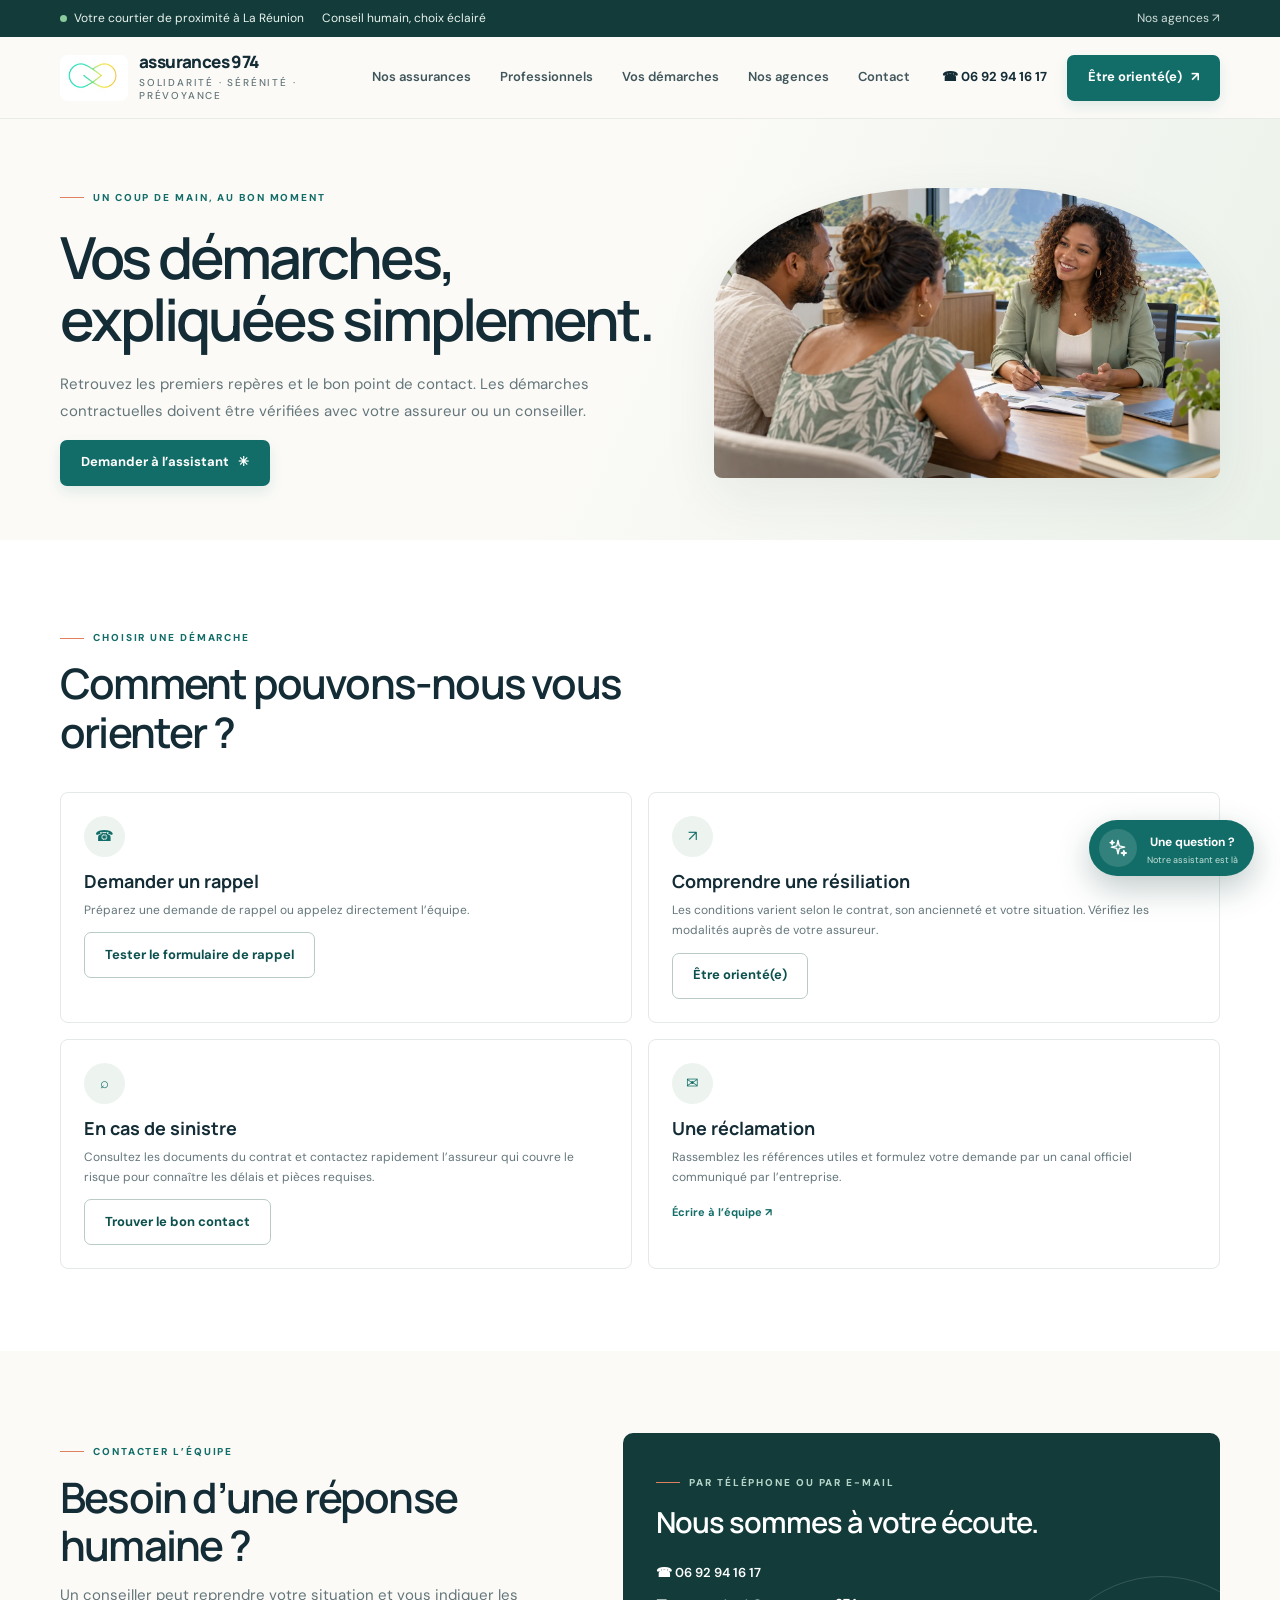
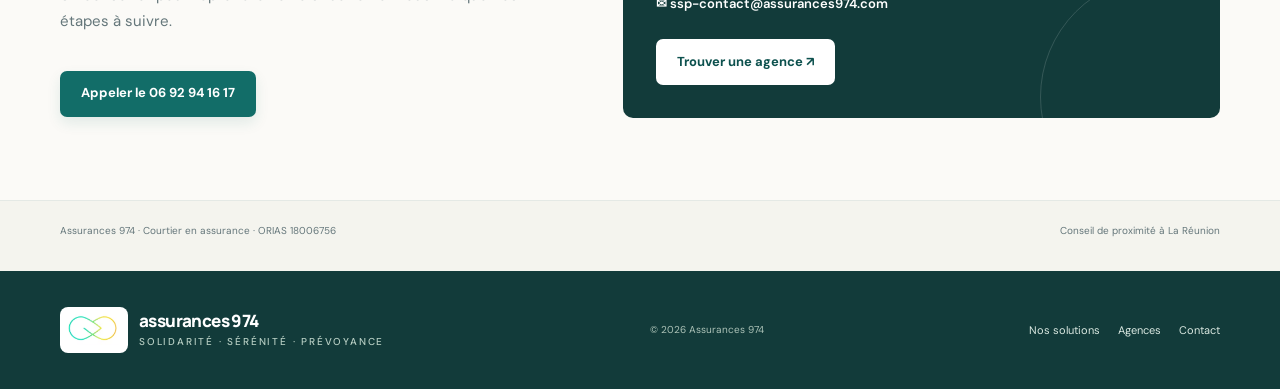
<file: demarches.html>
<!doctype html><html lang="fr"><head><meta charset="utf-8"><meta name="viewport" content="width=device-width, initial-scale=1"><meta name="description" content="Les démarches d’assurance : demande de rappel, résiliation, réclamation et orientation en cas de sinistre avec Assurances 974."><title>Vos démarches — Assurances 974</title><link rel="stylesheet" href="site.css"></head><body>
<div class="topline"><div class="wrap"><div class="top-left"><span><i class="status-dot"></i>Votre courtier de proximité à La Réunion</span><span>Conseil humain, choix éclairé</span></div><a href="agences.html">Nos agences ↗</a></div></div><header class="navbar"><div class="wrap nav-inner"><a href="index.html" class="brand"><span class="brand-mark"><img src="assets/logo-assurances974.png" alt="Logo Assurances 974"></span><span class="brand-name">assurances 974<small>Solidarité · Sérénité · Prévoyance</small></span></a><nav class="navlinks" id="navlinks"><a href="assurances.html">Nos assurances</a><a href="professionnels.html">Professionnels</a><a href="demarches.html">Vos démarches</a><a href="agences.html">Nos agences</a><a href="contact.html">Contact</a></nav><div class="nav-actions"><a class="phone-link" href="tel:+262692941617">☎ 06 92 94 16 17</a><button class="btn btn-primary" data-open-chat>Être orienté(e) <span>↗</span></button><button class="menu-toggle" id="menuToggle" aria-label="Menu" aria-expanded="false">☰</button></div></div></header>
<main><section class="inner-hero"><div class="wrap inner-hero-grid"><div><div class="eyebrow">Un coup de main, au bon moment</div><h1>Vos démarches, expliquées simplement.</h1><p>Retrouvez les premiers repères et le bon point de contact. Les démarches contractuelles doivent être vérifiées avec votre assureur ou un conseiller.</p><button class="btn btn-primary" data-open-chat>Demander à l’assistant <span>✳</span></button></div><img class="inner-hero-img" src="assets/conseil-assurance.webp" alt="Un conseiller échange avec des clients réunionnais"></div></section><section class="section products"><div class="wrap"><div class="section-head"><div class="eyebrow">Choisir une démarche</div><h2>Comment pouvons-nous vous orienter ?</h2></div><div class="detail-list"><article class="detail-card"><span class="quick-icon">☎</span><h3>Demander un rappel</h3><p>Préparez une demande de rappel ou appelez directement l’équipe.</p><button class="btn btn-outline" data-open-chat data-chat-action="lead">Tester le formulaire de rappel</button></article><article class="detail-card"><span class="quick-icon">↗</span><h3>Comprendre une résiliation</h3><p>Les conditions varient selon le contrat, son ancienneté et votre situation. Vérifiez les modalités auprès de votre assureur.</p><button class="btn btn-outline" data-open-chat data-chat-action="question">Être orienté(e)</button></article><article class="detail-card"><span class="quick-icon">⌕</span><h3>En cas de sinistre</h3><p>Consultez les documents du contrat et contactez rapidement l’assureur qui couvre le risque pour connaître les délais et pièces requises.</p><button class="btn btn-outline" data-open-chat data-chat-action="question">Trouver le bon contact</button></article><article class="detail-card"><span class="quick-icon">✉</span><h3>Une réclamation</h3><p>Rassemblez les références utiles et formulez votre demande par un canal officiel communiqué par l’entreprise.</p><a href="contact.html">Écrire à l’équipe ↗</a></article></div></div></section><section class="section"><div class="wrap split"><div><div class="eyebrow">Contacter l’équipe</div><div class="section-head"><h2>Besoin d’une réponse humaine ?</h2><p>Un conseiller peut reprendre votre situation et vous indiquer les étapes à suivre.</p></div><a class="btn btn-primary" href="tel:+262692941617">Appeler le 06 92 94 16 17</a></div><div class="contact-card"><div class="eyebrow">Par téléphone ou par e-mail</div><h2>Nous sommes à votre écoute.</h2><div class="contact-links"><a href="tel:+262692941617">☎ 06 92 94 16 17</a><a href="mailto:ssp-contact@assurances974.com">✉ ssp-contact@assurances974.com</a></div><a class="btn btn-white" href="agences.html">Trouver une agence ↗</a></div></div></section></main>
<div class="legal-band"><div class="wrap"><p>Assurances 974 · Courtier en assurance · ORIAS 18006756</p><span>Conseil de proximité à La Réunion</span></div></div><footer class="footer"><div class="wrap footer-inner"><a class="brand" href="index.html"><span class="brand-mark"><img src="assets/logo-assurances974.png" alt=""></span><span class="brand-name">assurances 974<small>Solidarité · Sérénité · Prévoyance</small></span></a><p>© <span id="year"></span> Assurances 974</p><div class="footer-links"><a href="assurances.html">Nos solutions</a><a href="agences.html">Agences</a><a href="contact.html">Contact</a></div></div></footer>
<button class="assistant-launch" id="assistantLaunch"><span class="bot-badge">✳</span><span><b>Une question ?</b><small>Notre assistant est là</small></span></button><section class="chat-panel" id="chatPanel" aria-label="Assistant Assurances 974" aria-hidden="true"><header class="chat-head"><div class="chat-brand"><span class="bot-badge">✳</span><span><b>Assistant Assurances 974</b><small>Assistant virtuel · en ligne</small></span></div><button class="chat-close" id="chatClose" aria-label="Fermer">✕</button></header><div class="chat-body" id="chatBody" aria-live="polite"></div><form class="chat-form" id="chatForm"><input id="chatInput" type="text" placeholder="Écrivez votre question…" aria-label="Votre question"><button aria-label="Envoyer">➤</button></form><div class="chat-disclaimer">Assistant virtuel · Pour un conseil adapté, échangez avec un conseiller.</div></section><script src="chatbot.js"></script><script src="app.js?v=20261008-2"></script></body></html>
</file>
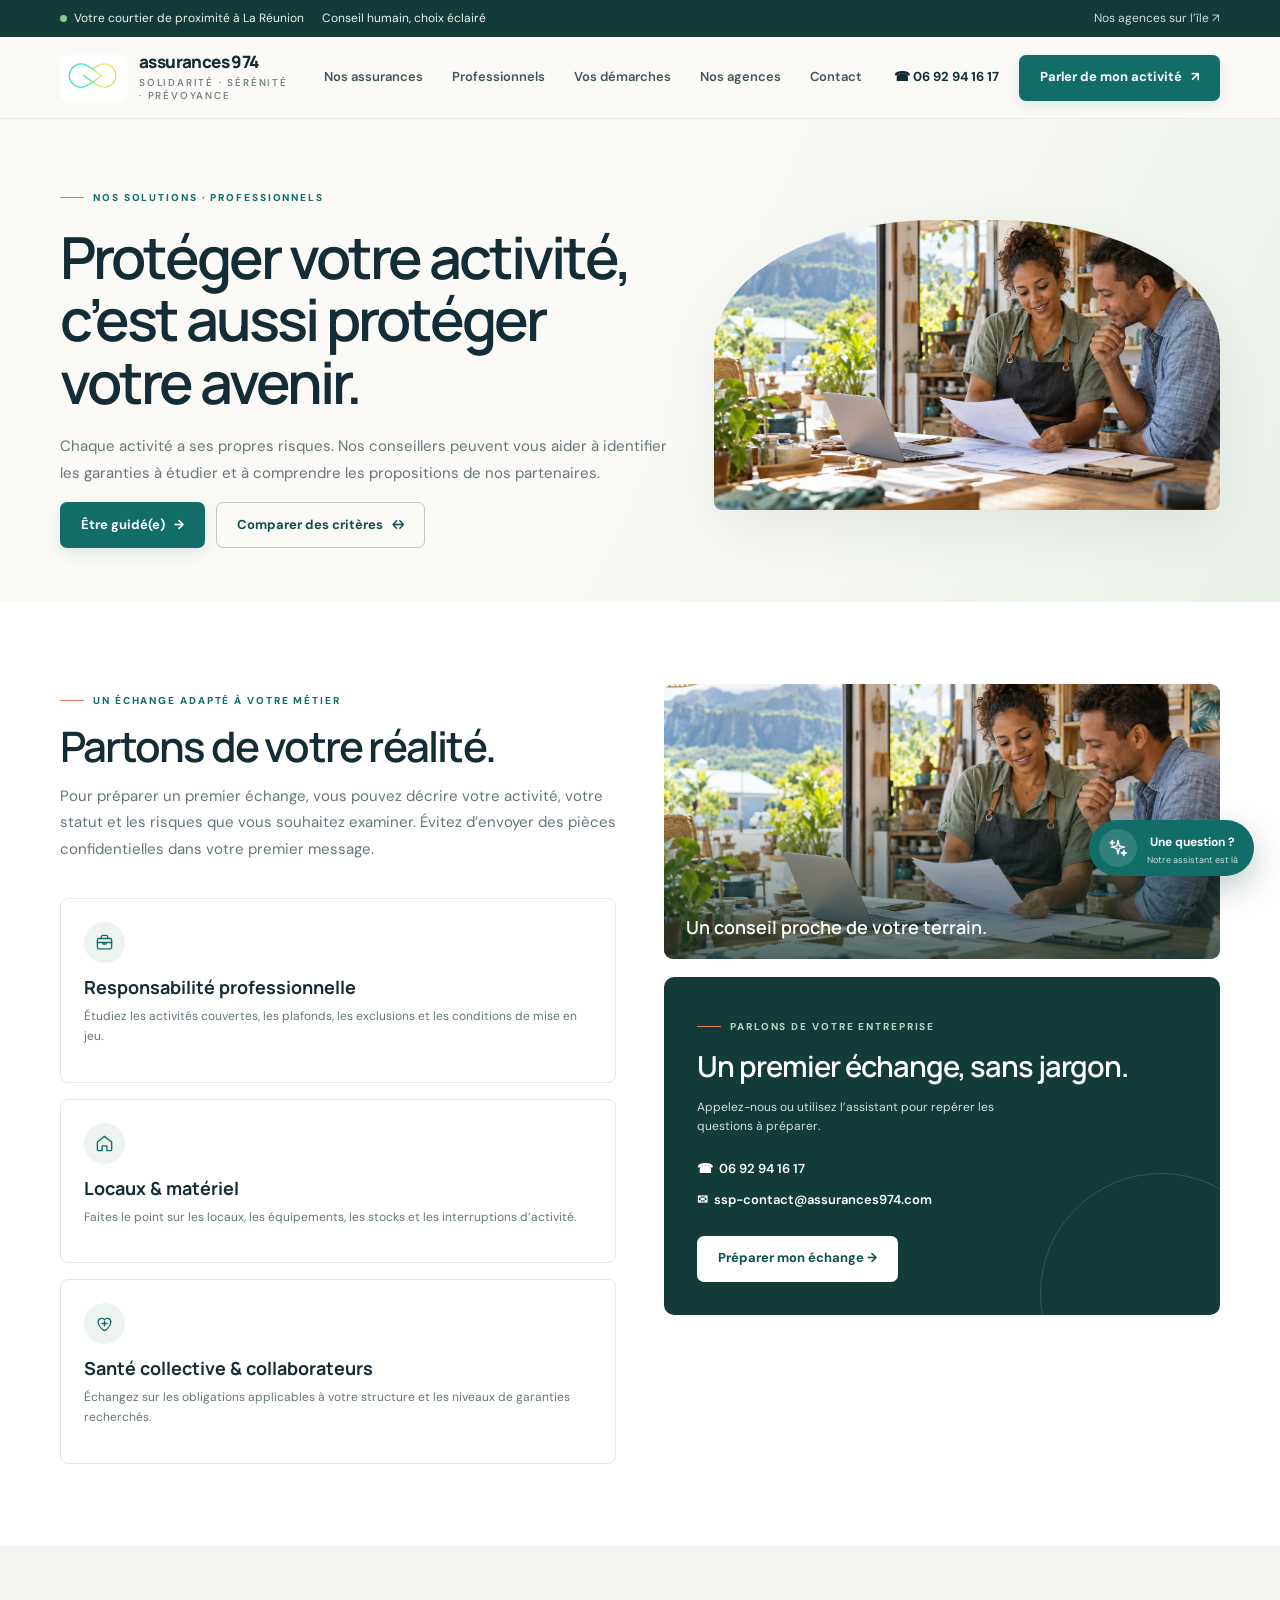
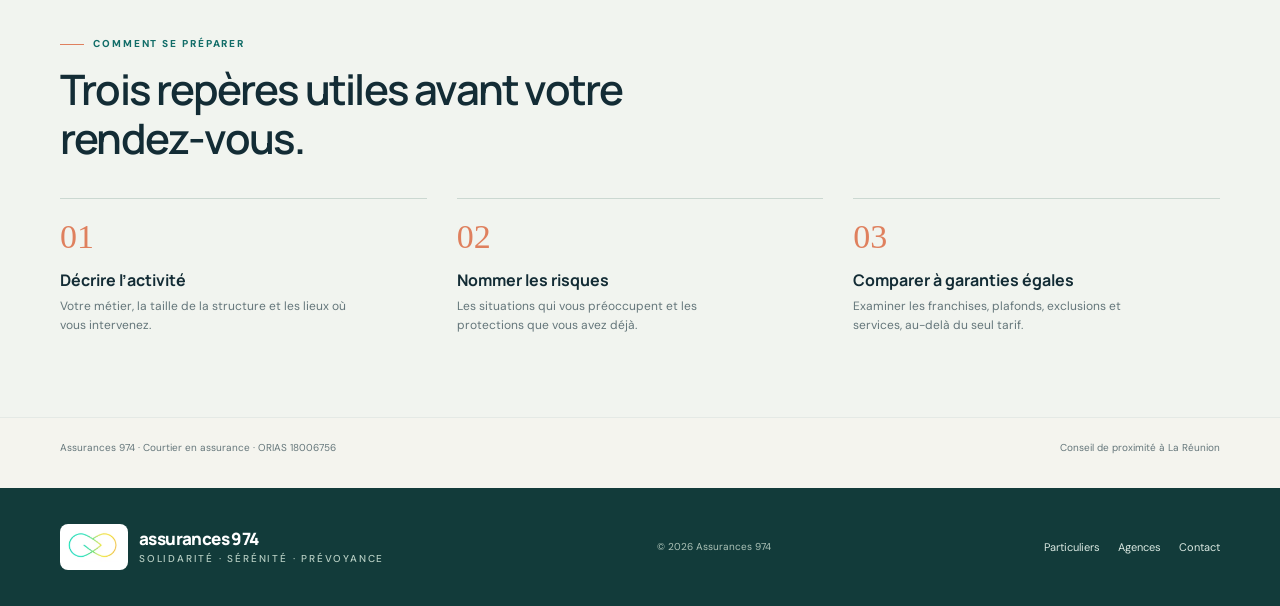
<file: professionnels.html>
<!doctype html><html lang="fr"><head><meta charset="utf-8"><meta name="viewport" content="width=device-width, initial-scale=1"><meta name="description" content="Assurances professionnelles à La Réunion : échangez avec Assurances 974 sur les protections à étudier pour votre activité."><title>Professionnels — Assurances 974</title><link rel="stylesheet" href="site.css"></head><body>
<div class="topline"><div class="wrap"><div class="top-left"><span><i class="status-dot"></i>Votre courtier de proximité à La Réunion</span><span>Conseil humain, choix éclairé</span></div><a href="agences.html">Nos agences sur l’île ↗</a></div></div>
<header class="navbar"><div class="wrap nav-inner"><a href="index.html" class="brand"><span class="brand-mark"><img src="assets/logo-assurances974.png" alt="Logo Assurances 974"></span><span class="brand-name">assurances 974<small>Solidarité · Sérénité · Prévoyance</small></span></a><nav class="navlinks" id="navlinks"><a href="assurances.html">Nos assurances</a><a href="professionnels.html">Professionnels</a><a href="demarches.html">Vos démarches</a><a href="agences.html">Nos agences</a><a href="contact.html">Contact</a></nav><div class="nav-actions"><a class="phone-link" href="tel:+262692941617">☎ 06 92 94 16 17</a><button class="btn btn-primary" data-open-find>Parler de mon activité <span>↗</span></button><button class="menu-toggle" id="menuToggle" aria-label="Menu" aria-expanded="false">☰</button></div></div></header>
<main><section class="inner-hero"><div class="wrap inner-hero-grid"><div><div class="eyebrow">Nos solutions · Professionnels</div><h1>Protéger votre activité, c’est aussi protéger votre avenir.</h1><p>Chaque activité a ses propres risques. Nos conseillers peuvent vous aider à identifier les garanties à étudier et à comprendre les propositions de nos partenaires.</p><div class="hero-actions"><button class="btn btn-primary" data-open-find>Être guidé(e) <span>→</span></button><button class="btn btn-outline" data-open-compare>Comparer des critères <span>↔</span></button></div></div><img class="inner-hero-img" src="assets/professionnels.webp" alt="Une commerçante réunionnaise échange avec un client dans sa boutique"></div></section>
<section class="section products"><div class="wrap agency-grid"><div><div class="section-head"><div class="eyebrow">Un échange adapté à votre métier</div><h2>Partons de votre réalité.</h2><p>Pour préparer un premier échange, vous pouvez décrire votre activité, votre statut et les risques que vous souhaitez examiner. Évitez d’envoyer des pièces confidentielles dans votre premier message.</p></div><div class="detail-list" style="grid-template-columns:1fr"><article class="detail-card"><span class="quick-icon">▥</span><h3>Responsabilité professionnelle</h3><p>Étudiez les activités couvertes, les plafonds, les exclusions et les conditions de mise en jeu.</p></article><article class="detail-card"><span class="quick-icon">⌂</span><h3>Locaux & matériel</h3><p>Faites le point sur les locaux, les équipements, les stocks et les interruptions d’activité.</p></article><article class="detail-card"><span class="quick-icon">＋</span><h3>Santé collective & collaborateurs</h3><p>Échangez sur les obligations applicables à votre structure et les niveaux de garanties recherchés.</p></article></div></div><div><div class="photo-panel"><img src="assets/professionnels.webp" alt="Échange autour d'un projet de petite entreprise réunionnaise"><div class="photo-caption">Un conseil proche de votre terrain.</div></div><div class="contact-card" style="margin-top:18px"><div class="eyebrow">Parlons de votre entreprise</div><h2>Un premier échange, sans jargon.</h2><p>Appelez-nous ou utilisez l’assistant pour repérer les questions à préparer.</p><div class="contact-links"><a href="tel:+262692941617">☎ &nbsp;06 92 94 16 17</a><a href="mailto:ssp-contact@assurances974.com">✉ &nbsp;ssp-contact@assurances974.com</a></div><button class="btn btn-white" data-open-find>Préparer mon échange →</button></div></div></div></section><section class="section steps"><div class="wrap"><div class="section-head"><div class="eyebrow">Comment se préparer</div><h2>Trois repères utiles avant votre rendez-vous.</h2></div><div class="steps-grid"><div class="step"><span class="step-num">01</span><h3>Décrire l’activité</h3><p>Votre métier, la taille de la structure et les lieux où vous intervenez.</p></div><div class="step"><span class="step-num">02</span><h3>Nommer les risques</h3><p>Les situations qui vous préoccupent et les protections que vous avez déjà.</p></div><div class="step"><span class="step-num">03</span><h3>Comparer à garanties égales</h3><p>Examiner les franchises, plafonds, exclusions et services, au-delà du seul tarif.</p></div></div></div></section></main>
<div class="legal-band"><div class="wrap"><p>Assurances 974 · Courtier en assurance · ORIAS 18006756</p><span>Conseil de proximité à La Réunion</span></div></div><footer class="footer"><div class="wrap footer-inner"><a class="brand" href="index.html"><span class="brand-mark"><img src="assets/logo-assurances974.png" alt=""></span><span class="brand-name">assurances 974<small>Solidarité · Sérénité · Prévoyance</small></span></a><p>© <span id="year"></span> Assurances 974</p><div class="footer-links"><a href="assurances.html">Particuliers</a><a href="agences.html">Agences</a><a href="contact.html">Contact</a></div></div></footer>
<button class="assistant-launch" id="assistantLaunch"><span class="bot-badge">✳</span><span><b>Une question ?</b><small>Notre assistant est là</small></span></button><section class="chat-panel" id="chatPanel" aria-label="Assistant Assurances 974" aria-hidden="true"><header class="chat-head"><div class="chat-brand"><span class="bot-badge">✳</span><span><b>Assistant Assurances 974</b><small>Assistant virtuel · en ligne</small></span></div><button class="chat-close" id="chatClose" aria-label="Fermer">✕</button></header><div class="chat-body" id="chatBody" aria-live="polite"></div><form class="chat-form" id="chatForm"><input id="chatInput" type="text" placeholder="Écrivez votre question…" aria-label="Votre question"><button aria-label="Envoyer">➤</button></form><div class="chat-disclaimer">Assistant virtuel · Pour un conseil adapté, échangez avec un conseiller.</div></section><script src="chatbot.js"></script><script src="app.js?v=20261008-2"></script></body></html>
</file>
<file: site.css>
@import url('https://fonts.googleapis.com/css2?family=DM+Sans:wght@400;500;600;700&family=Manrope:wght@400;500;600;700;800&display=swap');
    :root{--ink:#132c35;--muted:#64767a;--teal:#126d68;--teal-dark:#0d514e;--mint:#e8f2ee;--coral:#df805e;--cream:#fbfaf7;--line:#e4e9e5;--white:#fff;--shadow:0 18px 55px #163c3512;--serif:Georgia,'Times New Roman',serif;--sans:'DM Sans',Arial,sans-serif;--display:'Manrope','DM Sans',sans-serif}
    *{box-sizing:border-box}html{scroll-behavior:smooth}body{margin:0;background:var(--cream);color:var(--ink);font-family:var(--sans);font-size:15px;line-height:1.6}button,a,input,select,textarea{font:inherit}a{color:inherit;text-decoration:none}button{cursor:pointer}button:focus-visible,a:focus-visible,input:focus-visible,select:focus-visible,textarea:focus-visible{outline:3px solid #df805e88;outline-offset:3px}.wrap{width:min(1160px,calc(100% - 48px));margin:auto}.topline{background:#123b3a;color:#eaf4ef;font-size:12px}.topline .wrap{height:37px;display:flex;align-items:center;justify-content:space-between}.top-left{display:flex;gap:18px;align-items:center}.status-dot{width:7px;height:7px;display:inline-block;background:#8aca9c;border-radius:50%;margin-right:7px}.topline a{opacity:.88}.navbar{height:82px;border-bottom:1px solid #e8ece8;background:#fbfaf7ee;position:sticky;top:0;z-index:10;backdrop-filter:blur(14px)}.nav-inner{height:100%;display:flex;align-items:center;justify-content:space-between;gap:32px}.brand{display:flex;align-items:center;gap:11px;min-width:190px}.brand-mark{width:42px;height:42px;border-radius:14px 14px 14px 4px;background:var(--teal);display:grid;place-items:center;color:white}.brand-name{font:800 17px var(--display);letter-spacing:-.6px;line-height:1.1}.brand-name small{display:block;font:500 10px var(--sans);color:var(--muted);letter-spacing:1.8px;text-transform:uppercase;margin-top:4px}.navlinks{display:flex;gap:29px;align-items:center;color:#40565b;font-size:13px;font-weight:600}.navlinks a:hover{color:var(--teal)}.nav-actions{display:flex;align-items:center;gap:20px}.phone-link{font-weight:700;font-size:13px;white-space:nowrap}.btn{display:inline-flex;align-items:center;justify-content:center;gap:9px;min-height:46px;border:1px solid transparent;padding:0 20px;border-radius:7px;font-size:13px;font-weight:700;transition:.2s}.btn-primary{background:var(--teal);color:white;box-shadow:0 6px 14px #126d681c}.btn-primary:hover{background:var(--teal-dark);transform:translateY(-1px)}.btn-outline{background:transparent;border-color:#b9cbc4;color:var(--teal-dark)}.btn-outline:hover{border-color:var(--teal);background:var(--mint)}.btn-white{background:white;color:var(--teal-dark)}.menu-toggle{display:none;border:0;background:none;color:var(--ink);padding:8px}
    .hero{position:relative;overflow:hidden;padding:78px 0 74px;background:radial-gradient(ellipse at 82% 8%,#f0eadb 0,transparent 31%),linear-gradient(115deg,#fbfaf7 52%,#f3f2e9 100%)}.hero:after{content:"";position:absolute;right:-60px;top:-80px;width:470px;height:470px;border:1px solid #d8e1d6;border-radius:51% 49% 57% 43%;transform:rotate(-24deg);pointer-events:none}.hero-grid{display:grid;grid-template-columns:1.02fr .98fr;gap:42px;align-items:center;position:relative;z-index:1}.eyebrow{display:inline-flex;align-items:center;gap:9px;color:var(--teal);text-transform:uppercase;letter-spacing:1.9px;font-size:10px;font-weight:800}.eyebrow:before{content:"";width:24px;height:1px;background:var(--coral)}h1,h2,h3,p{margin-top:0}h1{font:600 clamp(40px,5vw,63px)/1.08 var(--display);letter-spacing:-3px;margin:20px 0}.hero h1 em{font-family:var(--serif);font-weight:400;color:var(--teal);letter-spacing:-2px}.hero-copy{max-width:480px;color:#627579;font-size:16px;line-height:1.8;margin-bottom:27px}.hero-actions{display:flex;gap:11px;flex-wrap:wrap}.trust-note{display:flex;align-items:center;gap:12px;margin-top:30px;font-size:12px;color:var(--muted)}.avatars{display:flex;padding-left:4px}.avatar{margin-left:-4px;width:26px;height:26px;border:2px solid var(--cream);border-radius:50%;display:grid;place-items:center;background:#e7cbb6;color:#45504d;font-size:9px;font-weight:700}.avatar:nth-child(2){background:#c7ded2}.avatar:nth-child(3){background:#e5bdaf}.avatar:nth-child(4){background:#d4d7eb}.stars{color:#d29b52;letter-spacing:1px}.hero-art{position:relative;min-height:385px}.landscape{position:absolute;inset:12px 10px 15px 14px;overflow:hidden;border-radius:48% 47% 14px 14px;background:linear-gradient(180deg,#ddebe4,#b7d1c2 55%,#8aa99a);box-shadow:var(--shadow)}.sun{position:absolute;width:95px;height:95px;border-radius:50%;background:#f5d9a8;right:21%;top:17%;box-shadow:0 0 50px #f5d9a877}.ridge{position:absolute;bottom:0;left:-8%;width:118%;height:57%;background:#4d7870;clip-path:polygon(0 100%,0 74%,11% 64%,24% 20%,33% 45%,47% 5%,62% 46%,73% 26%,89% 63%,100% 49%,100% 100%)}.ridge.back{bottom:14%;height:46%;background:#90b5a4;opacity:.82;clip-path:polygon(0 100%,0 74%,18% 55%,28% 8%,42% 44%,58% 24%,72% 63%,83% 35%,100% 57%,100% 100%)}.sea{position:absolute;bottom:0;width:100%;height:26%;background:linear-gradient(180deg,#91b9af,#719d97);clip-path:polygon(0 20%,20% 0,41% 16%,62% 2%,83% 18%,100% 4%,100% 100%,0 100%)}.path-line{position:absolute;bottom:8%;left:47%;height:27%;width:10%;background:#e8ddc7;clip-path:polygon(48% 0,60% 0,100% 100%,0 100%);opacity:.85}.art-label{position:absolute;right:20px;bottom:0;background:white;padding:13px 17px;border-radius:8px;box-shadow:var(--shadow);font-size:11px;font-weight:700;letter-spacing:.4px}.art-label span{color:var(--muted);font-weight:500;display:block;font-size:10px}.float-card{position:absolute;top:20%;left:-7px;background:white;padding:13px 15px;border-radius:8px;box-shadow:var(--shadow);font-size:11px;font-weight:700;display:flex;align-items:center;gap:10px}.float-icon{width:34px;height:34px;display:grid;place-items:center;border-radius:50%;background:var(--mint);color:var(--teal)}.float-card small{display:block;color:var(--muted);font-weight:500}
    .quick-bar{background:white;border-block:1px solid var(--line)}.quick-inner{display:grid;grid-template-columns:repeat(4,1fr)}.quick-item{padding:22px 25px;display:flex;align-items:center;gap:14px;border-right:1px solid var(--line)}.quick-item:first-child{padding-left:0}.quick-item:last-child{border:0}.quick-icon{width:41px;height:41px;flex:0 0 41px;display:grid;place-items:center;background:#edf4ef;color:var(--teal);border-radius:50%}.quick-item b{font-size:12px;display:block}.quick-item span{display:block;font-size:10px;color:var(--muted);margin-top:2px}
    section{scroll-margin-top:90px}.section{padding:82px 0}.section-head{max-width:590px;margin-bottom:36px}.section-head h2{font:600 clamp(29px,3.5vw,42px)/1.15 var(--display);letter-spacing:-1.8px;margin:13px 0}.section-head p{color:var(--muted);line-height:1.75;margin:0}.products{background:#fff}.product-grid{display:grid;grid-template-columns:repeat(4,1fr);gap:13px}.product{min-height:186px;padding:23px 20px;border:1px solid var(--line);border-radius:8px;background:#fff;transition:.2s;position:relative}.product:hover{border-color:#a7c9bb;transform:translateY(-3px);box-shadow:var(--shadow)}.product .quick-icon{margin-bottom:21px}.product h3{font:700 15px var(--display);margin-bottom:7px}.product p{color:var(--muted);font-size:11px;line-height:1.6;margin:0}.product-arrow{position:absolute;right:18px;top:18px;color:#8ca39a}.split{display:grid;grid-template-columns:.9fr 1.1fr;gap:75px;align-items:center}.why-visual{min-height:365px;background:linear-gradient(155deg,#e7efe6,#f4e7d4);border-radius:48% 48% 8px 8px;position:relative;overflow:hidden}.why-visual:before{content:"974";position:absolute;right:0;bottom:-55px;font:800 180px var(--display);color:#ffffff66;letter-spacing:-20px}.why-card{position:absolute;bottom:24px;left:24px;right:24px;background:white;border-radius:8px;padding:18px 20px;display:flex;justify-content:space-between;align-items:center;box-shadow:var(--shadow)}.why-card strong{font:700 15px var(--display)}.why-card small{display:block;color:var(--muted);font-size:11px;margin-top:3px}.why-list{margin:26px 0 0;padding:0;list-style:none;display:grid;gap:19px}.why-list li{display:grid;grid-template-columns:34px 1fr;gap:13px;align-items:start}.check{width:30px;height:30px;display:grid;place-items:center;border-radius:50%;background:var(--mint);color:var(--teal)}.why-list b{display:block;font-size:13px;margin-bottom:3px}.why-list span{display:block;color:var(--muted);font-size:12px;line-height:1.6}.steps{background:#f1f4ef}.steps-grid{display:grid;grid-template-columns:repeat(3,1fr);gap:30px}.step{padding-top:19px;border-top:1px solid #cbd8d1}.step-num{font:400 34px var(--serif);color:var(--coral)}.step h3{font:700 16px var(--display);margin:13px 0 6px}.step p{font-size:12px;color:var(--muted);max-width:290px;margin:0}.agency{background:#fff}.agency-grid{display:grid;grid-template-columns:1fr 1fr;gap:48px;align-items:start}.agency-list{display:grid;grid-template-columns:1fr 1fr;gap:11px}.agency-card{border:1px solid var(--line);border-radius:8px;padding:17px}.agency-card b{font:700 13px var(--display);display:block}.agency-card p{font-size:11px;color:var(--muted);margin:7px 0 12px;line-height:1.6}.agency-card a{font-size:11px;font-weight:700;color:var(--teal)}.contact-card{background:#123b3a;color:white;border-radius:10px;padding:33px;position:relative;overflow:hidden}.contact-card:after{content:"";position:absolute;right:-62px;bottom:-100px;width:240px;height:240px;border:1px solid #ffffff25;border-radius:50%}.contact-card .eyebrow{color:#b6d5c8}.contact-card h2{font:600 29px/1.2 var(--display);letter-spacing:-1px;margin:14px 0}.contact-card p{color:#d1e1da;font-size:12px;max-width:330px}.contact-links{display:grid;gap:10px;margin:23px 0 25px;position:relative;z-index:1}.contact-links a{display:flex;align-items:center;gap:11px;font-size:13px;font-weight:600}.contact-card .btn{position:relative;z-index:1}.legal-band{padding:22px 0;background:#f4f4ee;border-top:1px solid var(--line);font-size:10px;color:#64767a}.legal-band .wrap{display:flex;justify-content:space-between;gap:25px}.footer{padding:36px 0;background:#123b3a;color:#dbe9e2}.footer-inner{display:flex;align-items:center;justify-content:space-between;gap:25px}.footer .brand-name{color:white}.footer .brand-name small{color:#b7cec3}.footer p{margin:0;color:#adc3b8;font-size:10px}.footer-links{display:flex;gap:18px;font-size:11px}
    /* Assistant conversation */
    .assistant-launch{position:fixed;bottom:24px;right:26px;z-index:30;border:0;border-radius:100px;padding:9px 16px 9px 10px;background:var(--teal);color:white;display:flex;align-items:center;gap:10px;box-shadow:0 12px 32px #123b3a44;transition:.2s}.assistant-launch:hover{background:var(--teal-dark);transform:translateY(-2px)}.bot-badge{width:38px;height:38px;border-radius:50%;display:grid;place-items:center;background:#ffffff22}.assistant-launch b{font-size:12px}.assistant-launch small{display:block;font-size:9px;color:#c6e2d8}.chat-panel{position:fixed;z-index:31;right:24px;bottom:88px;width:min(380px,calc(100vw - 28px));height:min(570px,calc(100dvh - 125px));background:white;border:1px solid #dce5df;border-radius:13px;box-shadow:0 20px 70px #0d292333;display:none;flex-direction:column;overflow:hidden}.chat-panel.open{display:flex;animation:rise .18s ease-out}@keyframes rise{from{opacity:0;transform:translateY(10px)}to{opacity:1;transform:translateY(0)}}.chat-head{padding:16px 17px;background:#123b3a;color:white;display:flex;justify-content:space-between;align-items:center}.chat-brand{display:flex;align-items:center;gap:11px}.chat-brand .bot-badge{background:#ffffff20}.chat-brand b{display:block;font-size:13px}.chat-brand small{display:block;color:#b5d4c8;font-size:10px}.chat-close{border:0;background:transparent;color:white;padding:7px}.chat-privacy{font-size:9px;color:#d9e6df;background:#1a4744;padding:8px 17px}.chat-body{flex:1;overflow:auto;padding:17px;background:#fbfcfa;display:flex;flex-direction:column;gap:11px}.msg{max-width:88%;padding:11px 12px;border-radius:10px;font-size:12px;line-height:1.55;white-space:pre-wrap}.msg.bot{background:white;border:1px solid #e6ebe7;border-top-left-radius:3px;align-self:flex-start}.msg.user{background:#e4f0ea;align-self:flex-end;border-top-right-radius:3px}.quick-replies{display:flex;flex-wrap:wrap;gap:7px;align-self:flex-start;max-width:95%}.quick-replies button{background:white;border:1px solid #a9c8ba;color:#155f59;padding:7px 10px;border-radius:20px;font-size:10px;font-weight:700}.quick-replies button:hover{background:var(--mint)}.typing{font-size:10px;color:var(--muted);padding-left:4px}.chat-form{padding:11px;border-top:1px solid var(--line);display:flex;gap:8px}.chat-form input{flex:1;min-width:0;border:1px solid var(--line);border-radius:7px;padding:10px 11px;font-size:12px}.chat-form button{width:40px;border:0;border-radius:7px;background:var(--teal);color:white}.chat-disclaimer{font-size:9px;color:var(--muted);padding:0 13px 10px;background:white}.lead-form{display:grid;gap:8px;width:100%;margin-top:5px}.lead-form input,.lead-form select{border:1px solid var(--line);border-radius:6px;padding:9px;font-size:11px;background:white}.lead-form button{border:0;border-radius:6px;background:var(--teal);color:white;padding:10px;font-weight:700;font-size:11px}.lead-success{color:var(--teal-dark);font-weight:700}
    .brand-mark{width:68px;flex:0 0 68px;height:46px;background:#fff;border-radius:8px;overflow:hidden}.brand-mark img{display:block;width:100%;height:100%;object-fit:contain;mix-blend-mode:multiply}.landscape{background:#dbe8df}.landscape img{position:absolute;inset:0;width:100%;height:100%;object-fit:cover;object-position:center}.inner-hero{padding:62px 0 54px;background:linear-gradient(115deg,#fbfaf7 48%,#eaf1e9 100%)}.inner-hero h1{max-width:780px;font-size:clamp(38px,5vw,58px)}.inner-hero p{max-width:640px;color:var(--muted);font-size:15px;line-height:1.8}.inner-hero-grid{display:grid;grid-template-columns:1.1fr .9fr;gap:35px;align-items:center}.inner-hero-img{height:290px;width:100%;object-fit:cover;border-radius:44% 44% 8px 8px;box-shadow:var(--shadow)}.detail-list{display:grid;grid-template-columns:repeat(2,1fr);gap:16px}.detail-card{padding:23px;border:1px solid var(--line);border-radius:8px;background:white;scroll-margin-top:95px}.detail-card h3{font:700 18px var(--display);margin:12px 0 7px}.detail-card p{font-size:12px;color:var(--muted);line-height:1.7}.detail-card a{font-size:11px;font-weight:700;color:var(--teal)}.photo-panel{overflow:hidden;border-radius:9px;min-height:275px;position:relative}.photo-panel img{position:absolute;inset:0;width:100%;height:100%;object-fit:cover}.photo-panel:after{content:"";position:absolute;inset:40% 0 0;background:linear-gradient(transparent,#102f2cbb)}.photo-caption{position:absolute;z-index:1;bottom:20px;left:22px;color:white;font:600 18px var(--display)}.demo-note{padding:14px 17px;background:#f4f2e9;border-left:3px solid var(--coral);font-size:11px;color:#53676b;line-height:1.7}.agency-map-embed{display:block;width:100%;height:300px;border:0;border-radius:10px;background:#e7f0e9}.form-grid{display:grid;grid-template-columns:1fr 1fr;gap:14px}.form-grid label{font-size:11px;font-weight:700;display:grid;gap:6px}.form-grid input,.form-grid select,.form-grid textarea{width:100%;border:1px solid var(--line);border-radius:6px;padding:11px;background:white;color:var(--ink)}.form-grid .wide{grid-column:1/-1}
    @media(max-width:950px){.navlinks{gap:16px}.phone-link{display:none}.hero-grid{gap:20px}.quick-item{padding:18px 15px}.product-grid{grid-template-columns:repeat(2,1fr)}.split{gap:42px}.agency-grid{gap:25px}}
    @media(max-width:850px){.navbar .nav-inner{gap:10px}.navbar .brand{min-width:0}.navbar .nav-actions{margin-left:auto}.navbar .nav-actions>.btn{white-space:nowrap;min-height:39px;padding:0 12px;font-size:11px}.navbar .menu-toggle{display:block}.navbar .navlinks{display:none;position:absolute;top:81px;left:0;right:0;padding:12px 22px 20px;background:var(--cream);border-bottom:1px solid var(--line);box-shadow:0 10px 20px #163c3510;flex-direction:column;align-items:stretch;gap:0}.navbar .navlinks.open{display:flex}.navbar .navlinks a{padding:12px 0;border-bottom:1px solid var(--line)}.quick-inner{grid-template-columns:repeat(2,1fr)}.quick-item{border-bottom:1px solid var(--line)}.quick-item:nth-child(2){border-right:0}.quick-item:nth-child(3),.quick-item:nth-child(4){border-bottom:0}}
    @media(max-width:700px){.wrap{width:min(100% - 34px,560px)}.topline .wrap{height:34px}.topline .top-left span:last-child{display:none}.navbar{height:68px}.nav-inner{gap:10px}.brand{min-width:0}.brand-mark{width:54px;flex-basis:54px;height:39px}.brand-name{font-size:15px}.nav-actions .btn{min-height:39px;padding:0 12px;font-size:11px}.menu-toggle{display:block}.navlinks{display:none;position:absolute;top:67px;left:0;right:0;padding:12px 22px 20px;background:var(--cream);border-bottom:1px solid var(--line);box-shadow:0 10px 20px #163c3510;flex-direction:column;align-items:stretch;gap:0}.navlinks.open{display:flex}.navlinks a{padding:12px 0;border-bottom:1px solid var(--line)}.hero{padding:50px 0 40px}.hero-grid{grid-template-columns:1fr;gap:15px}.hero h1{font-size:44px;letter-spacing:-2.3px;margin:16px 0}.hero-copy{font-size:14px;margin-bottom:20px}.hero-art{min-height:275px;margin:0 6px}.landscape{inset:5px 8px 8px}.float-card{top:18%;left:-8px}.quick-inner{grid-template-columns:1fr 1fr}.quick-item{padding:14px 9px;border-bottom:1px solid var(--line);gap:9px}.quick-item:first-child{padding-left:9px}.quick-item:nth-child(2){border-right:0}.quick-item:nth-child(3){border-bottom:0}.quick-item:last-child{border-bottom:0}.quick-icon{width:35px;height:35px;flex-basis:35px}.quick-item b{font-size:10px}.quick-item span{font-size:9px}.section{padding:58px 0}.section-head{margin-bottom:25px}.section-head h2{font-size:31px}.product-grid{gap:9px}.product{min-height:170px;padding:17px 14px}.product h3{font-size:13px}.product p{font-size:10px}.product .quick-icon{margin-bottom:15px}.split{grid-template-columns:1fr;gap:29px}.why-visual{min-height:240px}.why-card{bottom:15px;left:14px;right:14px;padding:13px}.why-list{gap:14px;margin-top:21px}.steps-grid{grid-template-columns:1fr;gap:22px}.step{padding-top:13px}.agency-grid{grid-template-columns:1fr;gap:22px}.agency-list{gap:8px}.agency-card{padding:13px}.contact-card{padding:26px}.legal-band .wrap{display:block}.legal-band p{margin:0 0 8px}.footer-inner{align-items:flex-start;flex-direction:column}.footer-links{flex-wrap:wrap}.assistant-launch{right:13px;bottom:13px;padding:7px 12px 7px 8px}.chat-panel{right:10px;bottom:76px;height:min(570px,calc(100dvh - 95px))}.inner-hero{padding:42px 0}.inner-hero-grid{grid-template-columns:1fr;gap:20px}.inner-hero-img{height:235px}.inner-hero h1{font-size:41px}.detail-list{grid-template-columns:1fr}.form-grid{grid-template-columns:1fr}.form-grid .wide{grid-column:auto}.agency-map-embed{height:250px}}
    @media(prefers-reduced-motion:reduce){*,*:before,*:after{scroll-behavior:auto!important;animation-duration:.01ms!important;transition-duration:.01ms!important}}
    .hero h1 em{font-family:var(--display);font-style:normal;font-weight:600;color:var(--teal);letter-spacing:-3px}
    /* Calm entrance motion, with reduced-motion support below. */
    .reveal{opacity:0;transform:translateY(16px);transition:opacity .55s ease,transform .55s cubic-bezier(.2,.7,.2,1)}
    .reveal.is-visible{opacity:1;transform:none}
    .hero-grid>*{animation:hero-enter .7s both}.hero-grid>*:nth-child(2){animation-delay:.12s}
    @keyframes hero-enter{from{opacity:0;transform:translateY(13px)}to{opacity:1;transform:translateY(0)}}
    .navlinks a{white-space:nowrap}.nav-actions>.btn{white-space:nowrap}
    @media(max-width:1100px){.navbar .nav-inner{gap:10px}.navbar .brand{min-width:0}.navbar .nav-actions{margin-left:auto}.navbar .nav-actions>.btn{white-space:nowrap;min-height:39px;padding:0 12px;font-size:11px}.navbar .menu-toggle{display:block}.navbar .navlinks{display:none;position:absolute;top:81px;left:0;right:0;padding:12px 22px 20px;background:var(--cream);border-bottom:1px solid var(--line);box-shadow:0 10px 20px #163c3510;flex-direction:column;align-items:stretch;gap:0}.navbar .navlinks.open{display:flex}.navbar .navlinks a{padding:12px 0;border-bottom:1px solid var(--line)}}
    @media(prefers-reduced-motion:reduce){.reveal{opacity:1;transform:none;transition:none}.hero-grid>*{animation:none}}
    /* Keep the four quick links as compact, evenly aligned cards. */
    .quick-inner{grid-template-columns:repeat(4,minmax(0,1fr));align-items:stretch}
    .quick-item{min-width:0;padding:20px 18px;gap:12px}
    .quick-item:first-child{padding-left:0}
    .quick-item:last-child{padding-right:0}
    .quick-item>span:last-child{min-width:0}
    .quick-item b,.quick-item span span{white-space:normal}
    @media(max-width:850px){.quick-inner{grid-template-columns:repeat(2,minmax(0,1fr))}.quick-item{padding:16px 12px}.quick-item:first-child{padding-left:0}.quick-item:last-child{padding-right:12px}}
    @media(max-width:420px){.quick-inner{grid-template-columns:1fr}.quick-item,.quick-item:first-child,.quick-item:last-child{padding:12px 0;border-right:0;border-bottom:1px solid var(--line)}.quick-item:last-child{border-bottom:0}}
    .welcome-loader{position:fixed;inset:0;z-index:1000;display:grid;place-items:center;background:var(--cream);opacity:1;visibility:visible;transition:opacity .45s ease,visibility .45s ease}
    .welcome-loader.is-leaving{opacity:0;visibility:hidden;pointer-events:none}
    .welcome-loader-card{width:min(440px,calc(100vw - 40px));text-align:center;padding:46px 32px 40px;border:1px solid #e5ebe5;border-radius:16px;background:#ffffffc9;box-shadow:0 24px 80px #163c3510;animation:welcome-arrive .55s both}
    .welcome-loader-logo{width:118px;height:78px;margin:0 auto 24px;padding:7px;display:grid;place-items:center;border-radius:16px;background:#fff;box-shadow:0 10px 32px #123b3a12}
    .welcome-loader-logo img{width:100%;height:100%;object-fit:contain}
    .welcome-loader-kicker{margin:0 0 8px;color:var(--teal);font:800 11px var(--display);letter-spacing:2.4px}
    .welcome-loader-message{margin:0;color:var(--ink);font:600 clamp(19px,4vw,24px)/1.45 var(--display);letter-spacing:-.5px}
    .welcome-loader-progress{display:block;width:120px;height:3px;margin:27px auto 0;overflow:hidden;border-radius:9px;background:#e6efea}
    .welcome-loader-progress i{display:block;width:42%;height:100%;border-radius:inherit;background:linear-gradient(90deg,#18c8a4,#e9c93d);animation:welcome-progress 1.1s ease-in-out infinite alternate}
    @keyframes welcome-progress{from{transform:translateX(-20%)}to{transform:translateX(160%)}}
    @keyframes welcome-arrive{from{opacity:0;transform:translateY(9px) scale(.985)}to{opacity:1;transform:translateY(0) scale(1)}}
    @media(prefers-reduced-motion:reduce){.welcome-loader,.welcome-loader-card,.welcome-loader-progress i{animation:none!important;transition:none!important}.welcome-loader-progress i{width:100%}}
    /* Advisor CRM demo */
    .crm-demo-pill{padding:8px 13px;border-radius:30px;background:#e8f2ee;color:var(--teal-dark);font-size:11px;font-weight:700;white-space:nowrap}
    .crm-page{min-height:calc(100vh - 82px);background:#f6f8f5}
    .crm-top{padding:45px 0 37px;background:linear-gradient(110deg,#f1f5ef,#f6efe2)}
    .crm-top h1{font-size:clamp(32px,4vw,44px);letter-spacing:-1.7px;margin:14px 0 8px}
    .crm-top p{margin:0;color:var(--muted);font-size:14px}
    .crm-content{padding-top:26px;padding-bottom:70px}
    .crm-stats{display:grid;grid-template-columns:repeat(3,1fr);gap:14px}
    .crm-stats article{padding:19px 21px;border:1px solid var(--line);border-radius:10px;background:#fff;display:grid;gap:4px;box-shadow:0 7px 24px #163c3507}
    .crm-stats article>span{font-size:11px;color:var(--muted);font-weight:600}.crm-stats strong{font:700 32px var(--display);color:var(--teal)}.crm-stats small{font-size:10px;color:#829194}
    .crm-toolbar{display:flex;align-items:end;justify-content:space-between;gap:20px;margin:36px 0 18px}.crm-toolbar h2{margin:8px 0 5px;font:700 23px var(--display);letter-spacing:-.8px}.crm-toolbar p{margin:0;color:var(--muted);font-size:11px}
    .crm-layout{display:grid;grid-template-columns:minmax(0,1.65fr) minmax(270px,.85fr);gap:18px;align-items:start}
    .crm-list{display:grid;gap:9px}.crm-client{display:grid;grid-template-columns:42px minmax(130px,1fr) 80px 116px 94px;gap:13px;align-items:center;padding:14px 15px;border:1px solid var(--line);border-radius:9px;background:#fff;transition:.2s}.crm-client:hover{border-color:#b9d1c6;box-shadow:0 8px 25px #163c350b}.crm-client.is-sent{background:#fbfdfb}
    .crm-avatar{width:40px;height:40px;display:grid;place-items:center;border-radius:50%;font-size:11px;font-weight:800;color:#31564f}.crm-avatar.mint{background:#dff0e8}.crm-avatar.sand{background:#f3e9d8}.crm-avatar.lavender{background:#e9e5f2}.crm-avatar.blue{background:#e1edf1}.crm-avatar.peach{background:#f5e2d9}
    .crm-client-main{min-width:0;display:grid;gap:4px}.crm-client-main strong{font:700 12px var(--display)}.crm-client-main span{font-size:10px;color:var(--muted);white-space:nowrap;overflow:hidden;text-overflow:ellipsis}
    .crm-due{display:grid;text-align:right;gap:2px}.crm-due b{font-size:12px}.crm-due small{font-size:9px;color:var(--muted)}.crm-due.urgent b{color:#c45d46}.crm-due.soon b{color:#aa7c29}.crm-due.later b{color:var(--teal)}
    .crm-status{font-size:9px;color:#a17328}.crm-status:before{content:"";display:inline-block;width:6px;height:6px;margin-right:5px;border-radius:50%;background:#e7b650;vertical-align:1px}.crm-status.sent{color:var(--teal)}.crm-status.sent:before{background:#4bb48e}
    .crm-remind-button{border:1px solid #bad0c5;border-radius:6px;background:#fff;color:var(--teal-dark);padding:8px 9px;font-size:10px;font-weight:700;white-space:nowrap}.crm-remind-button:hover{background:var(--mint)}.crm-remind-button:disabled{border-color:#e2e9e3;color:#71807b;background:#f5f7f4;cursor:default}
    .crm-assistant-card{position:sticky;top:104px;padding:24px;border:1px solid #dbe8df;border-radius:11px;background:linear-gradient(155deg,#fff,#f1f7f1);box-shadow:0 12px 34px #163c3509}.crm-assistant-icon{width:40px;height:40px;display:grid;place-items:center;margin-bottom:17px;border-radius:12px;background:var(--teal);color:white;font-size:19px}.crm-assistant-card h2{font:700 21px/1.25 var(--display);letter-spacing:-.7px;margin:9px 0}.crm-assistant-card p{font-size:11px;line-height:1.7;color:var(--muted);margin:0 0 18px}.crm-ai-actions{display:grid;gap:8px}.crm-ai-actions .btn{width:100%;font-size:11px;padding:0 12px}.crm-assistant-card>small{display:block;margin-top:14px;color:#81908b;font-size:9px;line-height:1.6}
    .crm-notification{position:fixed;z-index:35;right:24px;top:100px;display:flex;align-items:center;gap:11px;max-width:360px;padding:13px 15px;border:1px solid #d7e7dd;border-radius:11px;background:#fff;box-shadow:0 12px 38px #163c3520;opacity:0;transform:translateY(-9px);transition:.3s}.crm-notification.visible{opacity:1;transform:none}.crm-notification-icon{width:34px;height:34px;flex:0 0 34px;display:grid;place-items:center;border-radius:50%;background:#e7f3eb;color:var(--teal);font-size:19px}.crm-notification b,.crm-notification small{display:block}.crm-notification b{font-size:11px}.crm-notification small{margin-top:3px;font-size:9px;color:var(--muted)}.crm-notification>button{margin-left:5px;border:0;background:transparent;color:#74827e;font-size:18px}
    .crm-modal-backdrop{position:fixed;z-index:60;inset:0;display:grid;place-items:center;padding:18px;background:#102d2bc2;backdrop-filter:blur(3px)}.crm-modal-backdrop[hidden]{display:none}.crm-modal{position:relative;width:min(520px,100%);padding:28px;border-radius:12px;background:#fff;box-shadow:0 24px 80px #071e1b55}.crm-modal-close{position:absolute;right:14px;top:12px;border:0;background:transparent;color:var(--muted);font-size:23px}.crm-modal h2{margin:8px 0;font:700 22px var(--display)}.crm-modal>p{margin:0 0 14px;color:var(--muted);font-size:11px}.crm-modal textarea{width:100%;resize:vertical;border:1px solid var(--line);border-radius:7px;padding:13px;color:var(--ink);font:12px/1.7 var(--sans)}.crm-modal-actions{display:flex;justify-content:flex-end;gap:8px;margin-top:14px}.crm-modal-actions .btn{min-height:40px;font-size:10px}.crm-modal-note{display:block;margin-top:12px;text-align:right;color:#84928d;font-size:9px}.crm-toast{position:fixed;z-index:80;right:24px;bottom:24px;max-width:calc(100% - 32px);padding:13px 17px;border-radius:8px;background:#123b3a;color:#fff;font-size:11px;box-shadow:0 10px 35px #163c3544;opacity:0;transform:translateY(8px);transition:.2s}.crm-toast.show{opacity:1;transform:none}
    @media(max-width:900px){.crm-layout{grid-template-columns:1fr}.crm-assistant-card{position:static;grid-row:1}.crm-client{grid-template-columns:40px minmax(120px,1fr) 70px 90px}.crm-status{display:none}}
    @media(max-width:600px){.crm-top{padding:35px 0 28px}.crm-content{padding-top:17px}.crm-stats{grid-template-columns:repeat(3,1fr);gap:7px}.crm-stats article{padding:12px 10px}.crm-stats article>span{font-size:9px}.crm-stats strong{font-size:25px}.crm-stats small{font-size:8px}.crm-toolbar{align-items:start;flex-direction:column;margin-top:27px}.crm-toolbar h2{font-size:21px}.crm-client{grid-template-columns:36px minmax(100px,1fr) 57px;gap:9px;padding:11px}.crm-avatar{width:35px;height:35px}.crm-client-main strong{font-size:11px}.crm-client-main span{font-size:9px}.crm-due b{font-size:11px}.crm-due small{font-size:8px}.crm-remind-button{grid-column:2/-1;width:max-content;padding:7px 10px}.crm-notification{top:78px;right:12px;left:12px;max-width:none}.crm-modal{padding:23px 18px}.crm-modal-actions{flex-direction:column-reverse}.crm-modal-actions .btn{width:100%}}
    .crm-tabs{display:flex;gap:22px;margin:28px 0 0;border-bottom:1px solid var(--line)}.crm-tabs button{position:relative;border:0;background:none;padding:0 0 12px;color:var(--muted);font-size:11px;font-weight:700}.crm-tabs button.active{color:var(--teal)}.crm-tabs button.active:after{position:absolute;content:"";left:0;right:0;bottom:-1px;height:2px;background:var(--teal)}.crm-tabs button span{display:inline-grid;place-items:center;min-width:18px;height:18px;margin-left:4px;border-radius:20px;background:#e8f2ee;color:var(--teal);font-size:9px}
    .crm-filters{display:flex;gap:8px;align-items:center;margin:0 0 13px}.crm-search{height:40px;flex:1;display:flex;align-items:center;gap:8px;padding:0 11px;border:1px solid var(--line);border-radius:7px;background:white;color:#71817d}.crm-search input{width:100%;min-width:0;border:0;outline:0!important;font-size:10px;color:var(--ink)}.crm-search>span{font-size:20px}.crm-filters select{height:40px;max-width:175px;padding:0 10px;border:1px solid var(--line);border-radius:7px;background:white;color:var(--ink);font-size:10px}.crm-result-count{white-space:nowrap;color:var(--muted);font-size:10px}
    .crm-table-head{display:grid;grid-template-columns:minmax(170px,1.2fr) minmax(145px,1.25fr) 75px 102px 152px;gap:10px;padding:0 13px 8px;color:#84918e;font-size:9px;font-weight:700;text-transform:uppercase;letter-spacing:.7px}.crm-client{grid-template-columns:minmax(170px,1.2fr) minmax(145px,1.25fr) 75px 102px 152px;gap:10px;padding:12px 13px}.crm-client-identity{min-width:0;display:flex;align-items:center;gap:10px}.crm-contract-cell{min-width:0;display:grid;gap:4px}.crm-contract-cell strong{font-size:10px}.crm-contract-cell span{font-size:9px;color:var(--muted);white-space:nowrap;overflow:hidden;text-overflow:ellipsis}.crm-row-actions{display:flex;gap:5px;justify-content:flex-end}.crm-open-client{border:0;background:transparent;color:var(--teal);font-size:9px;font-weight:700}.crm-remind-button{padding:7px}.crm-empty{padding:28px;text-align:center;color:var(--muted);font-size:11px}.crm-activity{margin-top:38px;padding:22px;border:1px solid var(--line);border-radius:10px;background:white}.crm-activity h2{margin:7px 0 0;font:700 19px var(--display)}.crm-activity-list{margin-top:15px}.crm-activity-list>p{margin:0;color:var(--muted);font-size:10px}.crm-activity-item{display:flex;align-items:center;gap:10px;padding:9px 0;border-top:1px solid #edf0ed;font-size:10px}.crm-activity-item time{margin-left:auto;color:#83918c;font-size:9px}.crm-activity-dot{width:7px;height:7px;border-radius:50%;background:#51ad8c}
    .crm-client-detail-head{display:flex;align-items:center;gap:14px;margin-bottom:23px}.crm-client-detail-head .crm-avatar{width:52px;height:52px;font-size:13px}.crm-client-detail-head h2{margin:5px 0 2px}.crm-client-detail-head p{margin:0;color:var(--muted);font-size:10px}.crm-detail-grid{display:grid;grid-template-columns:1fr 1fr;gap:0 14px;border-top:1px solid var(--line)}.crm-detail-grid>div{display:grid;gap:5px;padding:13px 0;border-bottom:1px solid var(--line)}.crm-detail-grid small{color:var(--muted);font-size:9px}.crm-detail-grid strong{font-size:11px}.crm-detail-grid p{margin:0;font-size:10px;line-height:1.6}.crm-detail-grid .wide{grid-column:1/-1}.crm-form-grid{display:grid;grid-template-columns:1fr 1fr;gap:12px}.crm-form-grid label{display:grid;gap:6px;color:#4e6160;font-size:10px;font-weight:700}.crm-form-grid input,.crm-form-grid select{width:100%;height:39px;padding:0 10px;border:1px solid var(--line);border-radius:6px;background:white;color:var(--ink);font:11px var(--sans)}.crm-form-grid .wide{grid-column:1/-1}
    @media(max-width:1000px){.crm-table-head{display:none}.crm-client{grid-template-columns:minmax(165px,1fr) minmax(130px,1fr) 65px 140px}.crm-status{display:none}.crm-filters{flex-wrap:wrap}.crm-search{flex-basis:100%}.crm-filters select{flex:1;max-width:none}}
    @media(max-width:700px){.crm-client{grid-template-columns:1fr 58px;gap:8px}.crm-client-identity{grid-column:1}.crm-contract-cell{grid-column:1}.crm-due{grid-column:2;grid-row:1;text-align:right}.crm-row-actions{grid-column:1/-1;justify-content:flex-start}.crm-client-main span{white-space:normal}.crm-tabs{gap:16px;overflow:auto}.crm-tabs button{white-space:nowrap}.crm-form-grid{grid-template-columns:1fr}.crm-form-grid .wide{grid-column:auto}.crm-result-count{width:100%}}
    /* CRM desk inspired by the reference app: compact dark rail and dense work views. */
    body.desk-body{margin:0;background:#f4f6fa;color:#1b263b;font:16px/1.45 'DM Sans',Arial,sans-serif;font-style:normal}.desk-body *{box-sizing:border-box}.desk-app{min-height:100vh}.desk-sidebar{position:fixed;inset:0 auto 0 0;z-index:70;width:248px;padding:19px 13px 12px;background:#0d172b;color:#a8b4ca;display:flex;flex-direction:column;border-right:1px solid #ffffff0a}.desk-brand{height:43px;display:flex;align-items:center;gap:10px;padding:0 7px;margin-bottom:31px;color:white}.desk-logo{width:37px;height:34px;padding:4px;border-radius:8px;background:white;display:grid;place-items:center}.desk-logo img{width:100%;height:100%;object-fit:contain}.desk-brand b{display:block;font:800 16px var(--display);letter-spacing:.5px}.desk-brand small{display:block;color:#75839c;font-size:12px;letter-spacing:1.3px;margin-top:3px}.desk-side-close{display:none;margin-left:auto;border:0;background:none;color:white;font-size:27px}.desk-side-label{padding:0 11px;margin-bottom:9px;color:#66758e;font-size:12px;font-weight:800;letter-spacing:1.3px}.desk-nav{display:grid;gap:4px}.desk-nav button{width:100%;height:40px;display:flex;align-items:center;gap:11px;padding:0 11px;border:0;border-radius:7px;background:transparent;color:#99a8c0;text-align:left;font:500 16px var(--sans);cursor:pointer;transition:.15s}.desk-nav button>span{width:18px;color:#7f8ca5;font-size:18px;text-align:center}.desk-nav button:hover{background:#17243b;color:white}.desk-nav button.active{background:#1b2e4c;color:#fff;box-shadow:inset 2px 0 #55c6a5}.desk-nav button.active>span{color:#68d6b5}.desk-nav button i{margin-left:auto;padding:2px 7px;border-radius:12px;background:#263b5b;color:#dce5f4;font-size:14px;font-style:normal}.desk-side-spacer{flex:1}.desk-sidebar-note{display:flex;align-items:center;gap:9px;padding:11px 10px;margin-bottom:12px;border:1px solid #293853;border-radius:8px;background:#131f35}.desk-sidebar-note>span{color:#69d7b1;font-size:21px}.desk-sidebar-note b,.desk-sidebar-note small{display:block}.desk-sidebar-note b{color:#d9e1ed;font-size:15px}.desk-sidebar-note small{margin-top:3px;color:#8796af;font-size:14px}.desk-back-link{padding:12px 8px;border-top:1px solid #ffffff12;color:#8998b1;font-size:15px}.desk-user{display:flex;align-items:center;gap:9px;padding:12px 5px 2px;border-top:1px solid #ffffff12}.desk-user-avatar,.desk-top-avatar{width:29px;height:29px;display:grid;place-items:center;border-radius:50%;background:#24405d;color:#b5ecd8;font-size:16px;font-weight:800}.desk-user b,.desk-user small{display:block}.desk-user b{color:#edf2f9;font-size:15px}.desk-user small{margin-top:3px;color:#8391a9;font-size:12px}.desk-user-dots{margin-left:auto;color:#95a2b9}.desk-main{min-height:100vh;margin-left:248px;display:flex;flex-direction:column}.desk-topbar{height:55px;display:flex;align-items:center;justify-content:space-between;padding:0 30px;background:#fff;border-bottom:1px solid #e9edf3}.desk-breadcrumb{color:#8a95a8;font-size:15px}.desk-breadcrumb span{padding:0 8px;color:#c0c8d2}.desk-breadcrumb b{color:#39465e;font-weight:700}.desk-top-actions{display:flex;align-items:center;gap:15px}.desk-data-pill{display:flex;align-items:center;gap:6px;padding:5px 9px;border:1px solid #e6ecf0;border-radius:15px;color:#79869a;font-size:12px}.desk-data-pill i{width:6px;height:6px;border-radius:50%;background:#55c79c}.desk-icon-btn{position:relative;border:0;background:transparent;color:#69778d;font-size:18px}.desk-icon-btn i{position:absolute;right:1px;top:0;width:5px;height:5px;border-radius:50%;background:#ec7d75}.desk-top-avatar{width:26px;height:26px}.desk-menu-toggle{display:none;border:0;background:none;color:#24314a;font-size:23px}.desk-content{width:min(1450px,100%);flex:1;padding:29px 30px 32px;margin:0 auto}.desk-footer{display:flex;justify-content:space-between;padding:12px 30px;border-top:1px solid #e8ecf2;background:#fff;color:#8d98aa;font-size:12px}.desk-view{display:none}.desk-view.active{display:block;animation:desk-appear .22s ease both}@keyframes desk-appear{from{opacity:0;transform:translateY(5px)}to{opacity:1;transform:none}}.desk-welcome,.desk-page-head{display:flex;align-items:center;justify-content:space-between;gap:20px;margin-bottom:22px}.desk-eyebrow{color:#8290a5;font-size:12px;font-weight:800;letter-spacing:1.2px}.desk-eyebrow span{padding:0 4px;color:#c2a564}.desk-welcome h1,.desk-page-head h1{margin:6px 0 3px;color:#1a263d;font:750 29px/1.2 var(--display);letter-spacing:-.6px}.desk-welcome p,.desk-page-head p{margin:0;color:#8994a6;font-size:15px}.desk-page-head p strong{color:#42516b}.desk-call-next,.desk-primary-button,.desk-secondary-button{height:36px;display:inline-flex;align-items:center;justify-content:center;gap:8px;padding:0 13px;border:1px solid transparent;border-radius:6px;background:#246b80;color:#fff;font:700 15px var(--sans);cursor:pointer;transition:.16s}.desk-call-next{background:linear-gradient(105deg,#188c8a,#536de1);box-shadow:0 5px 13px #426cc51d}.desk-call-next:hover,.desk-primary-button:hover{filter:brightness(1.08);transform:translateY(-1px)}.desk-call-next>span{font-size:16px}.desk-call-next>b{padding-left:4px}.desk-primary-button{background:#187f7c}.desk-secondary-button{border-color:#e0e6ee;background:#fff;color:#536179}.desk-secondary-button:hover{background:#f6f8fa}.desk-page-actions{display:flex;flex-wrap:wrap;justify-content:end;gap:7px}.desk-kpis{display:grid;grid-template-columns:repeat(4,minmax(0,1fr));gap:11px;margin-bottom:15px}.desk-kpi{position:relative;min-height:107px;overflow:hidden;padding:13px 14px;border:1px solid #e9edf3;border-radius:8px;background:#fff;text-align:left;cursor:pointer;box-shadow:0 2px 5px #172a4205}.desk-kpi:hover{border-color:#b8d8d4;transform:translateY(-1px)}.desk-kpi-head{display:flex;justify-content:space-between;color:#79869b;font-size:14px;font-weight:700}.desk-kpi-head i{color:#9ca9ba;font-size:16px;font-style:normal}.desk-kpi>b{display:block;margin:9px 0 4px;color:#1d2b42;font:750 29px var(--display)}.desk-kpi>small{position:relative;z-index:1;color:#929daf;font-size:12px}.desk-dot{display:inline-block;width:6px;height:6px;margin-right:4px;border-radius:50%}.desk-dot.amber{background:#ecb84f}.desk-dot.violet{background:#8883f1}.desk-dot.blue{background:#54a7eb}.desk-dot.green{background:#51c499}.desk-spark{position:absolute;right:10px;bottom:12px;color:#6cbba4;opacity:.55;font-size:24px;letter-spacing:-2px}.spark-2{color:#8982df}.spark-3{color:#58a9e8}.spark-4{color:#55bd90}.desk-dashboard-grid{display:grid;grid-template-columns:1.1fr .9fr;gap:12px}.desk-panel{min-width:0;padding:15px 16px;border:1px solid #e8ecf2;border-radius:8px;background:#fff;box-shadow:0 2px 5px #172a4205}.desk-panel-head{display:flex;align-items:start;justify-content:space-between;gap:10px;margin-bottom:11px}.desk-panel-head h2{margin:0;color:#27344c;font:700 16px var(--display)}.desk-panel-head p{margin:4px 0 0;color:#9aa4b4;font-size:12px}.desk-link-button{border:0;background:none;color:#308c8a;font-size:12px;font-weight:700;white-space:nowrap;cursor:pointer}.desk-more{border:0;background:none;color:#8a96a8;font-size:20px}.desk-task-list{display:grid}.desk-task{display:flex;align-items:center;gap:9px;width:100%;padding:9px 0;border:0;border-top:1px solid #eff2f6;background:#fff;text-align:left;cursor:pointer}.desk-task-icon{width:26px;height:26px;flex:0 0 26px;display:grid;place-items:center;border-radius:7px;background:#fff4df;color:#c18c30;font-size:16px}.desk-task-icon.meeting{background:#e9f4f1;color:#278a76}.desk-task>span:nth-child(2){min-width:0;flex:1}.desk-task b,.desk-task small{display:block;overflow:hidden;text-overflow:ellipsis;white-space:nowrap}.desk-task b{color:#39475d;font-size:14px}.desk-task small{margin-top:3px;color:#9ba5b4;font-size:12px}.desk-task time{color:#7f8aa0;font-size:12px;white-space:nowrap}.desk-task>i{color:#9aa5b4;font-style:normal}.desk-no-task{display:grid;justify-items:center;gap:5px;padding:22px 8px;color:#8591a3;text-align:center}.desk-no-task>span{width:30px;height:30px;display:grid;place-items:center;border-radius:50%;background:#eaf5ef;color:#459d77}.desk-no-task b{font-size:15px}.desk-no-task small{font-size:12px}.desk-pipeline-bars{display:grid;gap:7px}.desk-pipeline-row{display:grid;grid-template-columns:95px minmax(40px,1fr) 18px;gap:8px;align-items:center;padding:0;border:0;background:none;text-align:left;cursor:pointer}.desk-pipeline-row>span{overflow:hidden;color:#79859a;font-size:12px;text-overflow:ellipsis;white-space:nowrap}.desk-pipeline-row>i{height:5px;overflow:hidden;border-radius:9px;background:#edf0f5}.desk-pipeline-row>i>b{display:block;height:100%;min-width:4px;border-radius:inherit;background:linear-gradient(90deg,#69c8aa,#609fe0)}.desk-pipeline-row>strong{color:#526078;text-align:right;font-size:12px}.desk-pipeline-foot{display:flex;justify-content:space-between;align-items:center;gap:7px;margin-top:12px;padding-top:10px;border-top:1px solid #edf0f4}.desk-pipeline-foot>span{color:#909caf;font-size:12px}.desk-pipeline-foot b{color:#394760}.desk-period{padding:5px 8px;border:1px solid #e9edf2;border-radius:5px;color:#79869a;font-size:12px}.desk-source-content{display:flex;align-items:center;justify-content:space-around;gap:15px;padding:5px 0}.desk-donut{width:115px;height:115px;flex:0 0 115px;display:grid;place-items:center;border-radius:50%;background:conic-gradient(#56c5a6 0 45%,#7678f5 45% 70%,#41a7f6 70% 86%,#efb75d 86% 100%);position:relative}.desk-donut:before{content:"";position:absolute;inset:14px;border-radius:50%;background:white}.desk-donut>div{position:relative;z-index:1;text-align:center}.desk-donut b,.desk-donut small{display:block}.desk-donut b{color:#26344c;font:750 23px var(--display)}.desk-donut small{color:#99a3b1;font-size:12px}.desk-source-legend{display:grid;gap:9px;flex:1}.desk-source-legend>div{display:grid;grid-template-columns:7px minmax(60px,1fr) 17px;gap:6px;align-items:center}.desk-source-legend i{width:6px;height:6px;border-radius:50%;background:var(--source)}.desk-source-legend span{overflow:hidden;color:#758299;font-size:12px;text-overflow:ellipsis;white-space:nowrap}.desk-source-legend b{color:#39465c;text-align:right;font-size:12px}.desk-renewal-list{display:grid}.desk-renewal{display:flex;align-items:center;gap:9px;padding:9px 0;border-top:1px solid #eff2f6}.desk-renewal-icon{width:27px;height:27px;display:grid;place-items:center;border-radius:7px;background:#eaf2f4;color:#498290}.desk-renewal>span:nth-child(2){min-width:0;flex:1}.desk-renewal b,.desk-renewal small{display:block;overflow:hidden;text-overflow:ellipsis;white-space:nowrap}.desk-renewal b{font-size:14px}.desk-renewal small{margin-top:2px;color:#96a1b0;font-size:12px}.desk-renewal>strong{color:#b2822c;font-size:14px}.desk-filter-panel{display:flex;flex-wrap:wrap;gap:7px;align-items:center;padding:12px;margin-bottom:10px;border:1px solid #e9edf3;border-radius:8px;background:#fff}.desk-search{min-width:225px;flex:1;display:flex;align-items:center;gap:8px;height:33px;padding:0 9px;border:1px solid #e9edf2;border-radius:5px;color:#8f9bad;font-size:18px}.desk-search input{width:100%;border:0;outline:0!important;color:#39465d;font-size:14px}.desk-filter-panel select{height:33px;max-width:160px;padding:0 8px;border:1px solid #e9edf2;border-radius:5px;background:#fff;color:#68768b;font:14px var(--sans)}.desk-checkbox{display:flex;align-items:center;gap:4px;color:#768298;font-size:12px;white-space:nowrap}.desk-checkbox input{accent-color:#388f86}.desk-reset{border:0;background:none;color:#328d89;font-size:12px;font-weight:700;cursor:pointer}.desk-table-wrap{overflow:auto;border:1px solid #e8ecf2;border-radius:8px;background:#fff}.desk-table{width:100%;border-collapse:collapse;min-width:950px}.desk-table th{height:36px;padding:0 11px;border-bottom:1px solid #e8ecf2;background:#fafbfd;color:#8995a8;text-align:left;font-size:12px;font-weight:800;letter-spacing:.55px;white-space:nowrap}.desk-table td{padding:10px 11px;border-bottom:1px solid #edf0f5;color:#657188;font-size:14px;vertical-align:middle}.desk-table tbody tr:hover{background:#f9fbfd}.desk-table tbody tr:last-child td{border-bottom:0}.desk-priority{width:19px;height:19px;display:grid;place-items:center;border-radius:5px;font-size:12px;font-weight:800}.prio-a{background:#e2f4ed;color:#218365}.prio-b{background:#fff1d5;color:#b37b20}.prio-c{background:#e9eff9;color:#5974a5}.desk-company-button{display:grid;gap:3px;padding:0;border:0;background:none;color:#35435b;text-align:left;cursor:pointer}.desk-company-button b{font-size:14px}.desk-company-button small{color:#9aa4b3;font-size:12px}.desk-phone-button{padding:0;border:0;background:none;color:#4d8c93;font-size:14px;cursor:pointer}.desk-source-chip{display:inline-block;max-width:140px;overflow:hidden;padding:3px 6px;border-radius:4px;background:#f1f4f8;color:#78869c;font-size:12px;text-overflow:ellipsis;white-space:nowrap}.desk-status{display:inline-block;padding:4px 7px;border-radius:12px;font-size:12px;white-space:nowrap}.desk-status.todo{background:#e9f1ff;color:#4b79c4}.desk-status.callback{background:#fff3dd;color:#b38128}.desk-status.warm{background:#f1ecff;color:#7a68c2}.desk-status.won{background:#e2f5ed;color:#26815e}.desk-status.muted{background:#f0f2f5;color:#8791a2}.desk-next-action{color:#77859a;font-size:12px}.desk-row-menu{border:0;background:none;color:#8290a4;font-size:20px;cursor:pointer}.desk-pagination{display:flex;align-items:center;justify-content:space-between;gap:10px;padding:11px 13px;border-top:1px solid #edf0f5;color:#8994a6;font-size:12px}.desk-pagination>div{display:flex;align-items:center;gap:10px}.desk-pagination button{width:24px;height:23px;border:1px solid #e4e9f0;border-radius:5px;background:#fff;color:#68758c}.desk-pagination button:disabled{opacity:.4}.desk-empty{padding:28px;color:#8894a7;text-align:center;font-size:15px}.desk-count-chip{padding:7px 10px;border-radius:14px;background:#e8f2ee;color:#258673;font-size:14px}.desk-client-grid{display:grid;grid-template-columns:repeat(3,minmax(0,1fr));gap:11px}.desk-client-card{padding:15px;border:1px solid #e8ecf2;border-radius:8px;background:#fff}.desk-client-card-head{display:flex;align-items:center;justify-content:space-between}.desk-contact-avatar{width:36px;height:36px;display:grid;place-items:center;border-radius:50%;background:#dff0e8;color:#315c50;font-size:15px;font-weight:800}.desk-contact-avatar.sand{background:#f3e9d8}.desk-contact-avatar.lavender{background:#e9e5f2}.desk-contact-avatar.blue{background:#e1edf1}.desk-contact-avatar.peach{background:#f5e2d9}.desk-client-card h2{margin:12px 0 3px;color:#29364d;font:700 16px var(--display)}.desk-client-card>p{margin:0;color:#8490a3;font-size:14px}.desk-client-contract{display:grid;gap:4px;margin-top:14px;padding:11px;border-radius:6px;background:#f7f9fb}.desk-client-contract span{color:#98a3b2;font-size:11px;font-weight:800;letter-spacing:.7px}.desk-client-contract b{color:#4c5a70;font-size:14px}.desk-client-contract small{color:#909caf;font-size:12px}.desk-client-card-foot{display:flex;align-items:center;justify-content:space-between;margin-top:12px;color:#8c98a9;font-size:12px}.desk-client-card-foot b{display:inline-block;margin-top:3px;color:#526078;font-size:14px}.desk-client-due{color:#b5822b;font-size:14px;font-weight:700}.desk-contract-summary{display:grid;grid-template-columns:repeat(3,1fr);gap:10px;margin:0 0 13px}.desk-contract-summary>div{display:grid;gap:6px;padding:13px;border:1px solid #e8ecf2;border-radius:7px;background:#fff}.desk-contract-summary small{color:#8995a7;font-size:12px;font-weight:700}.desk-contract-summary b{color:#26344b;font:750 24px var(--display)}.desk-cell-sub{display:block;margin-top:3px;color:#9ba4b2;font-size:12px}.desk-small-action{padding:6px 8px;border:1px solid #cde2db;border-radius:5px;background:#f5fbf8;color:#348474;font-size:12px;font-weight:700;cursor:pointer}.desk-call-log{display:grid;gap:8px}.desk-log-item{display:flex;align-items:center;gap:11px;padding:12px;border:1px solid #e8ecf2;border-radius:7px;background:#fff}.desk-log-icon{width:29px;height:29px;display:grid;place-items:center;border-radius:7px;background:#edf4f4;color:#3b8a87}.desk-log-item>div{min-width:0;flex:1}.desk-log-item b,.desk-log-item small{display:block}.desk-log-item b{color:#38465e;font-size:15px}.desk-log-item small{margin-top:3px;color:#8d98a8;font-size:12px}.desk-log-item time{color:#929dae;font-size:12px}.desk-modal-backdrop{position:fixed;z-index:100;inset:0;display:grid;place-items:center;padding:18px;background:#0b162bb8;backdrop-filter:blur(3px)}.desk-modal-backdrop[hidden]{display:none}.desk-modal{position:relative;width:min(560px,100%);max-height:calc(100vh - 35px);overflow:auto;padding:26px;border:1px solid #e6ebf0;border-radius:11px;background:white;box-shadow:0 22px 70px #09142b44}.desk-modal-x{position:absolute;right:14px;top:12px;border:0;background:none;color:#79859a;font-size:27px;cursor:pointer}.desk-modal h2{margin:8px 0;color:#1e2c43;font:750 24px var(--display)}.desk-profile-sub{margin:0 0 18px;color:#8591a3;font-size:15px}.desk-call-person{display:flex;align-items:center;gap:11px;margin:18px 0}.desk-call-person h2{margin:0 0 3px}.desk-call-person p{margin:0;color:#8894a5;font-size:14px}.desk-call-person .desk-contact-avatar{width:43px;height:43px}.desk-call-timer{margin-left:auto;color:#34445e;font:700 21px ui-monospace,monospace}.desk-call-number{display:flex;align-items:center;gap:9px;padding:11px 12px;border-radius:7px;background:#f4f7fa;color:#447f87}.desk-call-number b{color:#42536a;font-size:16px}.desk-call-number small{margin-left:auto;color:#6e9c82;font-size:12px}.desk-call-script{margin:15px 0;padding:13px;border-left:2px solid #56ba9b;border-radius:0 6px 6px 0;background:#f4f9f6}.desk-call-script small{color:#7d998c;font-size:11px;font-weight:800;letter-spacing:.7px}.desk-call-script p{margin:7px 0 0;color:#596c68;font-size:15px;line-height:1.7}.desk-call-note,.desk-call-result label{display:grid;gap:6px;margin:12px 0;color:#55637a;font-size:14px;font-weight:700}.desk-call-note textarea,.desk-call-result input,.desk-call-result select{width:100%;padding:9px;border:1px solid #e2e7ed;border-radius:6px;background:#fff;color:#36445a;font:15px/1.5 var(--sans)}.desk-call-result{display:grid;grid-template-columns:1fr 1fr;gap:10px}.desk-call-result[hidden]{display:none}.desk-call-controls{display:flex;justify-content:flex-end;gap:7px;margin-top:13px}.desk-call-controls button[hidden]{display:none}.desk-disclaimer{display:block;margin-top:12px;color:#99a3b1;text-align:right;font-size:12px}.desk-form-grid{display:grid;grid-template-columns:1fr 1fr;gap:11px}.desk-form-grid label{display:grid;gap:5px;color:#59677c;font-size:14px;font-weight:700}.desk-form-grid input,.desk-form-grid select{width:100%;height:36px;padding:0 9px;border:1px solid #e3e8ef;border-radius:5px;background:#fff;color:#35445c;font:14px var(--sans)}.desk-form-actions{grid-column:1/-1;display:flex;justify-content:flex-end;gap:7px;margin-top:8px}.desk-profile-grid{display:grid;grid-template-columns:1fr 1fr;gap:0 14px;border-top:1px solid #edf0f4}.desk-profile-grid>div{display:grid;gap:5px;padding:11px 0;border-bottom:1px solid #edf0f4}.desk-profile-grid small{color:#8d99aa;font-size:12px}.desk-profile-grid b{color:#3a4860;font-size:14px}.desk-profile-grid p{margin:0;color:#607088;font-size:14px;line-height:1.6}.desk-profile-grid .wide{grid-column:1/-1}.desk-toast{position:fixed;z-index:120;right:22px;bottom:20px;max-width:calc(100vw - 34px);padding:11px 14px;border-radius:7px;background:#173d46;color:white;font-size:14px;box-shadow:0 10px 35px #10264030;opacity:0;transform:translateY(7px);transition:.2s;pointer-events:none}.desk-toast.visible{opacity:1;transform:none}
    @media(max-width:1150px){.desk-sidebar{width:218px}.desk-main{margin-left:218px}.desk-content{padding:24px 20px}.desk-topbar{padding:0 20px}.desk-kpis{grid-template-columns:repeat(2,1fr)}.desk-dashboard-grid{grid-template-columns:1fr 1fr}.desk-page-actions .desk-call-next{order:3}}
    @media(max-width:900px){.desk-sidebar{transform:translateX(-100%);transition:transform .22s}.desk-sidebar.open{transform:none;box-shadow:12px 0 32px #07132655}.desk-side-close{display:block}.desk-main{margin-left:0}.desk-menu-toggle{display:inline-block;margin-right:11px}.desk-topbar{justify-content:start}.desk-breadcrumb{flex:1}.desk-top-actions{margin-left:auto}.desk-welcome{align-items:start;flex-direction:column}.desk-dashboard-grid{grid-template-columns:1fr 1fr}.desk-sources,.desk-renewals{grid-column:span 1}.desk-page-head{align-items:start;flex-direction:column}.desk-page-actions{justify-content:start}.desk-filter-panel select{max-width:none;flex:1}.desk-client-grid{grid-template-columns:repeat(2,1fr)}}
    @media(max-width:620px){.desk-topbar{height:49px;padding:0 13px}.desk-content{padding:20px 12px}.desk-top-actions{gap:9px}.desk-data-pill{font-size:0}.desk-data-pill i{margin:0}.desk-welcome h1,.desk-page-head h1{font-size:26px}.desk-kpis{gap:7px}.desk-kpi{min-height:96px;padding:10px}.desk-kpi-head{font-size:12px}.desk-kpi>b{font-size:26px}.desk-dashboard-grid{grid-template-columns:1fr}.desk-sources,.desk-renewals{grid-column:auto}.desk-panel{padding:13px}.desk-page-actions{width:100%}.desk-page-actions button{flex:1;padding:0 7px;font-size:12px}.desk-filter-panel{gap:6px;padding:9px}.desk-search{flex-basis:100%;min-width:0}.desk-filter-panel select{flex-basis:45%;font-size:12px}.desk-checkbox{height:29px}.desk-client-grid{grid-template-columns:1fr}.desk-contract-summary{gap:6px}.desk-contract-summary>div{padding:10px}.desk-contract-summary small{font-size:11px}.desk-contract-summary b{font-size:21px}.desk-footer{padding:10px 12px;gap:8px;font-size:11px}.desk-modal{padding:22px 16px}.desk-call-result,.desk-form-grid{grid-template-columns:1fr}.desk-form-actions{grid-column:auto}.desk-call-controls{flex-wrap:wrap}.desk-call-controls button{flex:1}}
    .crm-ask-form{display:flex;gap:6px;margin:-3px 0 8px}.crm-ask-form input{min-width:0;flex:1;height:38px;padding:0 10px;border:1px solid #dce7df;border-radius:6px;background:#fff;font:10px var(--sans)}.crm-ask-form button{width:38px;border:0;border-radius:6px;background:var(--teal);color:#fff;font-size:16px}.crm-ask-answer{padding:10px;border-radius:7px;background:#eaf3ed;color:#385b52;font-size:10px;line-height:1.65}.crm-ask-answer[hidden]{display:none}
    .crm-analysis{margin:0 0 14px;border-color:#cfe3db;background:#f9fcfa}.crm-analysis-text{white-space:pre-line;color:#4e625c;font-size:10px;line-height:1.85}.crm-consent{grid-column:1/-1;display:flex!important;grid-template-columns:none!important;align-items:flex-start;gap:9px!important;padding:10px;border:1px solid #d9e8e0;border-radius:6px;background:#f5faf7;color:#526b61!important;font-size:9px!important;font-weight:500!important;line-height:1.6}.crm-consent input{width:15px!important;height:15px!important;flex:none;margin:1px 0 0;accent-color:#168677}.crm-consent span{flex:1}.crm-consent input:focus-visible{outline:2px solid #168677;outline-offset:2px}
    .lead-consent{display:flex!important;align-items:flex-start;gap:8px!important;padding:8px;border:1px solid #d7e7de;border-radius:6px;background:#f4faf6;font-size:10px!important;line-height:1.45}.lead-consent input{flex:none;width:15px;height:15px;margin:1px 0 0;accent-color:#147c71}.lead-consent span{flex:1}
  
    /* Muted video background with a readable text area. */
    .hero{isolation:isolate;background:#e7eee8}
    .hero-video{position:absolute;inset:0;z-index:0;overflow:hidden;pointer-events:none;background:#b6cfc1}
    .hero-photo{position:absolute;inset:0;background-position:center;background-size:cover}
    .hero-photo--first{background-image:url("assets/conseil-assurance.webp")}
    .hero-video-player{position:absolute;inset:0;opacity:0;transition:opacity .7s ease;pointer-events:none}
    .hero-video.is-playing .hero-video-player{opacity:1}
    .hero-video-player video{position:absolute;inset:0;display:block;width:100%;height:100%;object-fit:cover;object-position:center;opacity:0;transition:opacity 1.1s ease;pointer-events:none}
    .hero-video-player video.is-active{opacity:1}
    .hero-video-shade{position:absolute;inset:0;z-index:1;background:linear-gradient(90deg,rgba(251,250,247,.98) 0%,rgba(251,250,247,.96) 31%,rgba(251,250,247,.83) 49%,rgba(251,250,247,.38) 73%,rgba(251,250,247,.12) 100%);pointer-events:none}
    .hero:after{content:none}.hero-grid{z-index:2}.hero-art{z-index:2}.hero .float-card,.hero .art-label{z-index:2}
    .quick-item > .quick-icon{display:grid;place-items:center;margin-top:0;color:var(--teal);font-size:19px;line-height:1}
    .quick-item > .quick-icon svg{display:block;margin:0}
    .why-list .check{display:grid;place-items:center;color:var(--teal);font-size:16px;line-height:1}
    @media(max-width:700px){.hero-video-shade{background:linear-gradient(180deg,rgba(251,250,247,.88) 0%,rgba(251,250,247,.76) 57%,rgba(251,250,247,.45) 100%)}}
    @media(prefers-reduced-motion:reduce){.hero-video-player{display:none}}

/* CRM modules: additional assurance workflows */
.desk-nav{overflow-y:auto;max-height:calc(100vh - 292px);scrollbar-width:thin;scrollbar-color:#40516b transparent}
.desk-nav button{flex-shrink:0}
.module-tools{align-items:center}
.module-tools .desk-count-chip{white-space:nowrap;color:#64728a;font-size:13px}
.module-row-actions{display:flex;align-items:center;gap:5px;min-width:125px}
.module-action{border:1px solid #e2e9ef;border-radius:5px;background:#fff;color:#28756f;padding:5px 7px;font:600 12px 'DM Sans',Arial,sans-serif;cursor:pointer;white-space:nowrap}
.module-action:hover{border-color:#9bc9be;background:#f1f8f5}
.module-modal{max-width:760px}
.desk-module-settings{display:grid;grid-template-columns:repeat(2,minmax(0,1fr));gap:12px;padding:20px;border:1px solid #e8edf2;border-radius:10px;background:#fff}
.desk-module-settings label{display:grid;gap:6px;color:#65738a;font-size:13px;font-weight:700}
.desk-module-settings input,.desk-module-settings select{height:39px;padding:8px 10px;border:1px solid #dfe6ed;border-radius:6px;background:white;color:#26354b;font:500 14px 'DM Sans',Arial,sans-serif}
.desk-module-settings .desk-form-actions{grid-column:1/-1;justify-content:flex-start}
.module-footnote{margin:14px 2px;color:#8a96a8;font-size:12px}
@media(max-width:620px){.desk-nav{max-height:calc(100vh - 265px)}.module-row-actions{flex-wrap:wrap;min-width:95px}.module-action{font-size:11px;padding:5px}.desk-module-settings{grid-template-columns:1fr;padding:14px}.desk-module-settings .desk-form-actions{grid-column:auto}}
  .desk-client-open{cursor:pointer;transition:transform .16s ease,box-shadow .16s ease,border-color .16s ease}.desk-client-open:hover,.desk-client-open:focus-visible{transform:translateY(-2px);border-color:#b9d8d0;box-shadow:0 10px 25px #193b3210;outline:none}.desk-client-open-hint{margin-top:12px;padding-top:9px;border-top:1px solid #edf0f4;color:#23847e;font-size:13px;font-weight:700}.desk-timeline-title{margin:20px 0 8px;color:#27344c;font-size:16px}.desk-timeline{display:grid;gap:8px;max-height:175px;overflow:auto}.desk-timeline-item{padding:9px 11px;border-left:2px solid #63bca4;border-radius:0 6px 6px 0;background:#f7faf9}.desk-timeline-item b,.desk-timeline-item small{display:block}.desk-timeline-item b{color:#39465d;font-size:14px}.desk-timeline-item small,.desk-profile-empty{margin-top:4px;color:#8793a4;font-size:13px}.prospect-detail-modal{max-height:calc(100vh - 32px);overflow:auto}.module-tools #togglePast{height:33px;padding:0 10px;font-size:13px}.module-row-actions{flex-wrap:wrap}.module-row-actions .module-action{white-space:nowrap}
</file>
